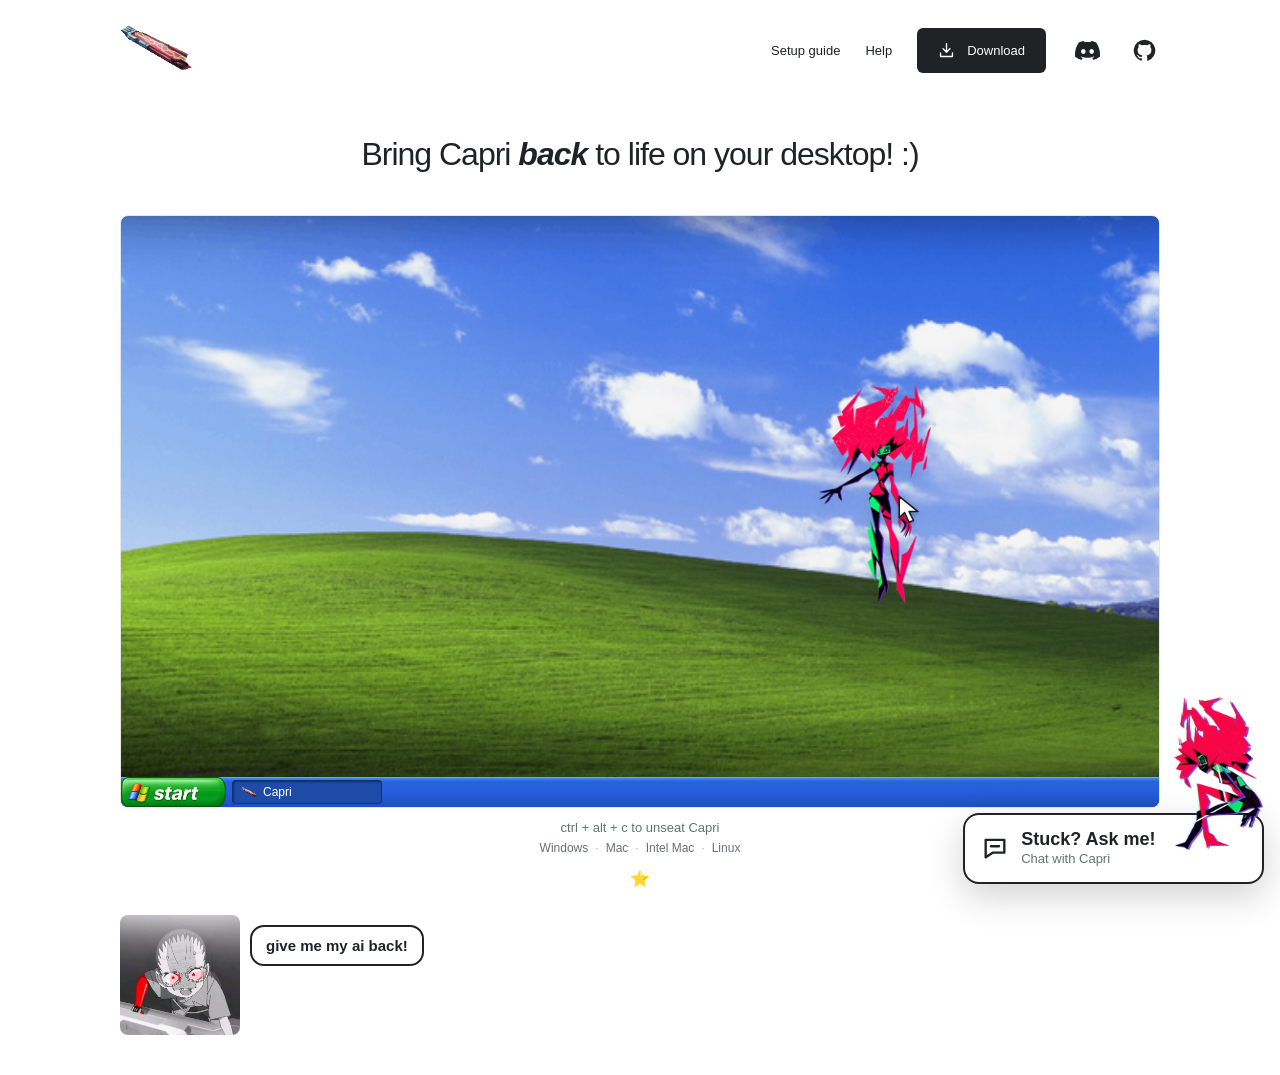
<file: index.html>
<!doctype html>
<html lang="en">
<head>
  <meta charset="UTF-8">
  <meta name="viewport" content="width=device-width, initial-scale=1">
  <meta name="theme-color" content="#ffffff">
  <meta name="description" content="Bring Capri back to life on your desktop! :)">
  <title>Capri</title>
  <link rel="icon" type="image/x-icon" href="assets/chip.ico">
  <link rel="stylesheet" href="style.css?v=0.7.4">
  <script src="app.js" defer></script>
  <script src="helper.js?v=0.7.4" defer></script>
</head>
<body>
  <div class="page">
    <header class="header">
      <img class="chip" src="assets/chip.png" alt="Capri's chip" width="72" height="50">
      <div class="links">
        <span class="text-links"><a class="guide-link" href="setup/" aria-label="Setup guide"><span class="guide-long">Setup guide</span><span class="guide-short">Guide</span></a><a class="guide-link" href="help/">Help</a></span>
        <a id="install" class="download" href="https://github.com/yerocsin42/capri-desktop/releases/download/v0.7.4/Capri-Setup.exe" data-api="https://capri-reactions.yerocsin42.workers.dev/download"><svg viewBox="0 0 20 20" aria-hidden="true"><path d="M10 2v10m-4-4 4 4 4-4M3 13v4h14v-4"/></svg><span>Download</span><span class="download-count"></span></a>
        <a class="discord" href="https://discord.gg/F4fDHfGtFk" target="_blank" rel="noopener noreferrer" aria-label="Discord"><svg viewBox="0 0 24 24" aria-hidden="true"><path d="M20.317 4.3698a19.7913 19.7913 0 00-4.8851-1.5152.0741.0741 0 00-.0785.0371c-.211.3753-.4447.8648-.6083 1.2495-1.8447-.2762-3.68-.2762-5.4868 0-.1636-.3933-.4058-.8742-.6177-1.2495a.077.077 0 00-.0785-.037 19.7363 19.7363 0 00-4.8852 1.515.0699.0699 0 00-.0321.0277C.5334 9.0458-.319 13.5799.0992 18.0578a.0824.0824 0 00.0312.0561c2.0528 1.5076 4.0413 2.4228 5.9929 3.0294a.0777.0777 0 00.0842-.0276c.4616-.6304.8731-1.2952 1.226-1.9942a.076.076 0 00-.0416-.1057c-.6528-.2476-1.2743-.5495-1.8722-.8923a.077.077 0 01-.0076-.1277c.1258-.0943.2517-.1923.3718-.2914a.0743.0743 0 01.0776-.0105c3.9278 1.7933 8.18 1.7933 12.0614 0a.0739.0739 0 01.0785.0095c.1202.099.246.1981.3728.2924a.077.077 0 01-.0066.1276 12.2986 12.2986 0 01-1.873.8914.0766.0766 0 00-.0407.1067c.3604.698.7719 1.3628 1.225 1.9932a.076.076 0 00.0842.0286c1.961-.6067 3.9495-1.5219 6.0023-3.0294a.077.077 0 00.0313-.0552c.5004-5.177-.8382-9.6739-3.5485-13.6604a.061.061 0 00-.0312-.0286zM8.02 15.3312c-1.1825 0-2.1569-1.0857-2.1569-2.419 0-1.3332.9555-2.4189 2.157-2.4189 1.2108 0 2.1757 1.0952 2.1568 2.419 0 1.3332-.9555 2.4189-2.1569 2.4189zm7.9748 0c-1.1825 0-2.1569-1.0857-2.1569-2.419 0-1.3332.9554-2.4189 2.1569-2.4189 1.2108 0 2.1757 1.0952 2.1568 2.419 0 1.3332-.946 2.4189-2.1568 2.4189Z"/></svg></a>
        <a class="github" href="https://github.com/yerocsin42/capri-desktop" target="_blank" rel="noopener noreferrer" aria-label="GitHub"><svg viewBox="0 0 24 24" aria-hidden="true"><path d="M12 .75a11.25 11.25 0 0 0-3.56 21.92c.56.1.77-.24.77-.54v-2.1c-3.13.68-3.79-1.33-3.79-1.33-.51-1.3-1.25-1.65-1.25-1.65-1.02-.7.08-.69.08-.69 1.13.08 1.72 1.16 1.72 1.16 1 1.72 2.62 1.22 3.26.93.1-.73.39-1.22.71-1.5-2.5-.29-5.13-1.25-5.13-5.57 0-1.23.44-2.23 1.16-3.02-.12-.28-.5-1.43.11-2.98 0 0 .95-.3 3.1 1.15a10.83 10.83 0 0 1 5.64 0c2.15-1.45 3.1-1.15 3.1-1.15.61 1.55.23 2.7.11 2.98.72.79 1.16 1.79 1.16 3.02 0 4.33-2.64 5.28-5.15 5.56.4.35.76 1.03.76 2.08v3.11c0 .3.2.65.78.54A11.25 11.25 0 0 0 12 .75Z"/></svg></a>
      </div>
    </header>
    <main>
      <h1>Bring Capri <em>back</em> to life on your desktop! :)</h1>
      <div id="demo" class="demo" tabindex="-1" role="region" aria-label="Interactive browser demonstration of Capri">
        <button id="demo-capri" class="demo-capri" aria-label="Capri. Drag to move, click to react, or use arrow keys and Enter."><span class="sprite"></span></button>
        <div id="taskbar" class="taskbar"><span class="xp-start" aria-hidden="true"></span><button id="demo-restore" class="xp-app" type="button" aria-label="Bring Capri back"><img src="assets/chip.png" alt="" width="16" height="11">Capri</button></div>
        <div id="talk-pill" class="talk-pill" hidden>
          <button id="talk-type" type="button" aria-label="Type to Capri"><svg viewBox="0 0 24 24" aria-hidden="true"><g transform="rotate(-45 12 12)"><rect x="4" y="9.5" width="12" height="5" rx="1.2"/><path d="M16.6 9.5 21 12l-4.4 2.5Z"/><path class="gap" d="M7.2 9v6M16 9v6"/></g></svg></button>
          <span aria-hidden="true"></span>
          <button id="talk-voice" type="button" aria-label="Talk to Capri out loud"><svg viewBox="0 0 24 24" aria-hidden="true"><path d="M4.8 9.5v5M8.4 7v10M12 5v14M15.6 7.5v9M19.2 10v4"/></svg></button>
        </div>
        <div id="talk-box" class="talk-box" hidden aria-hidden="true"><svg class="talk-frame"></svg><p class="talk-heard"></p><p class="talk-reply"><span class="talk-name">CAPRI:</span> <span class="talk-words"></span><span class="talk-caret"></span></p></div>
        <form id="talk-typer" class="talk-typer" hidden><svg class="talk-frame" aria-hidden="true"></svg><label for="talk-input">&gt; you:</label><input id="talk-input" type="text" maxlength="240" autocomplete="off" spellcheck="false" enterkeyhint="send"></form>
        <div id="player-cursor" class="player-cursor" aria-hidden="true"><svg viewBox="0 0 28 34"><path d="M3 2v24l6-6 5 11 5-2-5-10h10L3 2Z"/></svg></div>
        <span id="demo-status" class="sr-only" role="status"></span>
      </div>
      <p class="hint">ctrl + alt + c to unseat Capri</p>
      <p class="systems"><a data-os="windows" href="https://github.com/yerocsin42/capri-desktop/releases/download/v0.7.4/Capri-Setup.exe">Windows</a><a data-os="mac" href="https://github.com/yerocsin42/capri-desktop/releases/download/v0.7.4/Capri-mac-apple-silicon.zip">Mac</a><a data-os="intel" href="https://github.com/yerocsin42/capri-desktop/releases/download/v0.7.4/Capri-mac-intel.zip">Intel Mac</a><a data-os="linux" href="https://github.com/yerocsin42/capri-desktop/releases/download/v0.7.4/Capri-linux-x64.tar.gz">Linux</a></p>
      <button id="star" class="star" type="button" data-api="https://capri-reactions.yerocsin42.workers.dev/star" aria-pressed="false">⭐<span></span></button>
    </main>
    <aside class="kyoko"><p class="bubble">give me my ai back!</p><img src="assets/kyoko.png" alt="Kyoko shouting" width="479" height="640"></aside>
    <aside id="changelog" class="changelog" aria-label="Latest changes" hidden><p class="changelog-head">CHANGELOG</p><div class="changelog-window"><ol class="changelog-track"></ol></div></aside>
  </div>
  <dialog id="heads-up" class="heads-up" aria-label="Before you install">
    <div>
      <p data-os="windows">This is a new app, so it's not 'signed' yet, Windows may warn you, and VirusTotal may freak out 😭. The code’s all open source, so you can check it yourself if you're worried: <a href="https://github.com/yerocsin42/capri-desktop" target="_blank" rel="noopener noreferrer">github.com/yerocsin42/capri-desktop</a>. If you see “Windows protected your PC”, click More info, then Run anyway. :) Need help after that? See the <a href="setup/">setup guide</a> or ask in the <a href="https://discord.gg/F4fDHfGtFk" target="_blank" rel="noopener noreferrer">Discord</a>.</p>
      <p data-os="mac" hidden>Mac is an early preview: she sits on your windows and chats, but there's no voice or Mainframe yet. Apple hasn't approved her yet, so macOS blocks her the first time. Unzip her, drag Capri into Applications, then open Terminal and run <code>xattr -dr com.apple.quarantine /Applications/Capri.app</code> once. That only clears the downloaded-from-the-internet flag on Capri. Her brain runs on <a href="https://ollama.com" target="_blank" rel="noopener noreferrer">Ollama</a>: install it, then run <code>ollama pull gemma4:e4b</code>. Needs macOS 15 or newer. Stuck? Ask in the <a href="https://discord.gg/F4fDHfGtFk" target="_blank" rel="noopener noreferrer">Discord</a>.</p>
      <p data-os="linux" hidden>Linux is an early preview: she sits on your windows and chats, but there's no voice or Mainframe yet. Unpack it and run <code>Capri/Capri</code>. Her brain runs on <a href="https://ollama.com" target="_blank" rel="noopener noreferrer">Ollama</a>: install it, then run <code>ollama pull gemma4:e4b</code>. She sits on windows on X11; on Wayland she sits on the bottom of your screen. Stuck? Ask in the <a href="https://discord.gg/F4fDHfGtFk" target="_blank" rel="noopener noreferrer">Discord</a>.</p>
      <form method="dialog"><button type="submit" autofocus>OK</button></form>
    </div>
  </dialog>
</body>
</html>
</file>
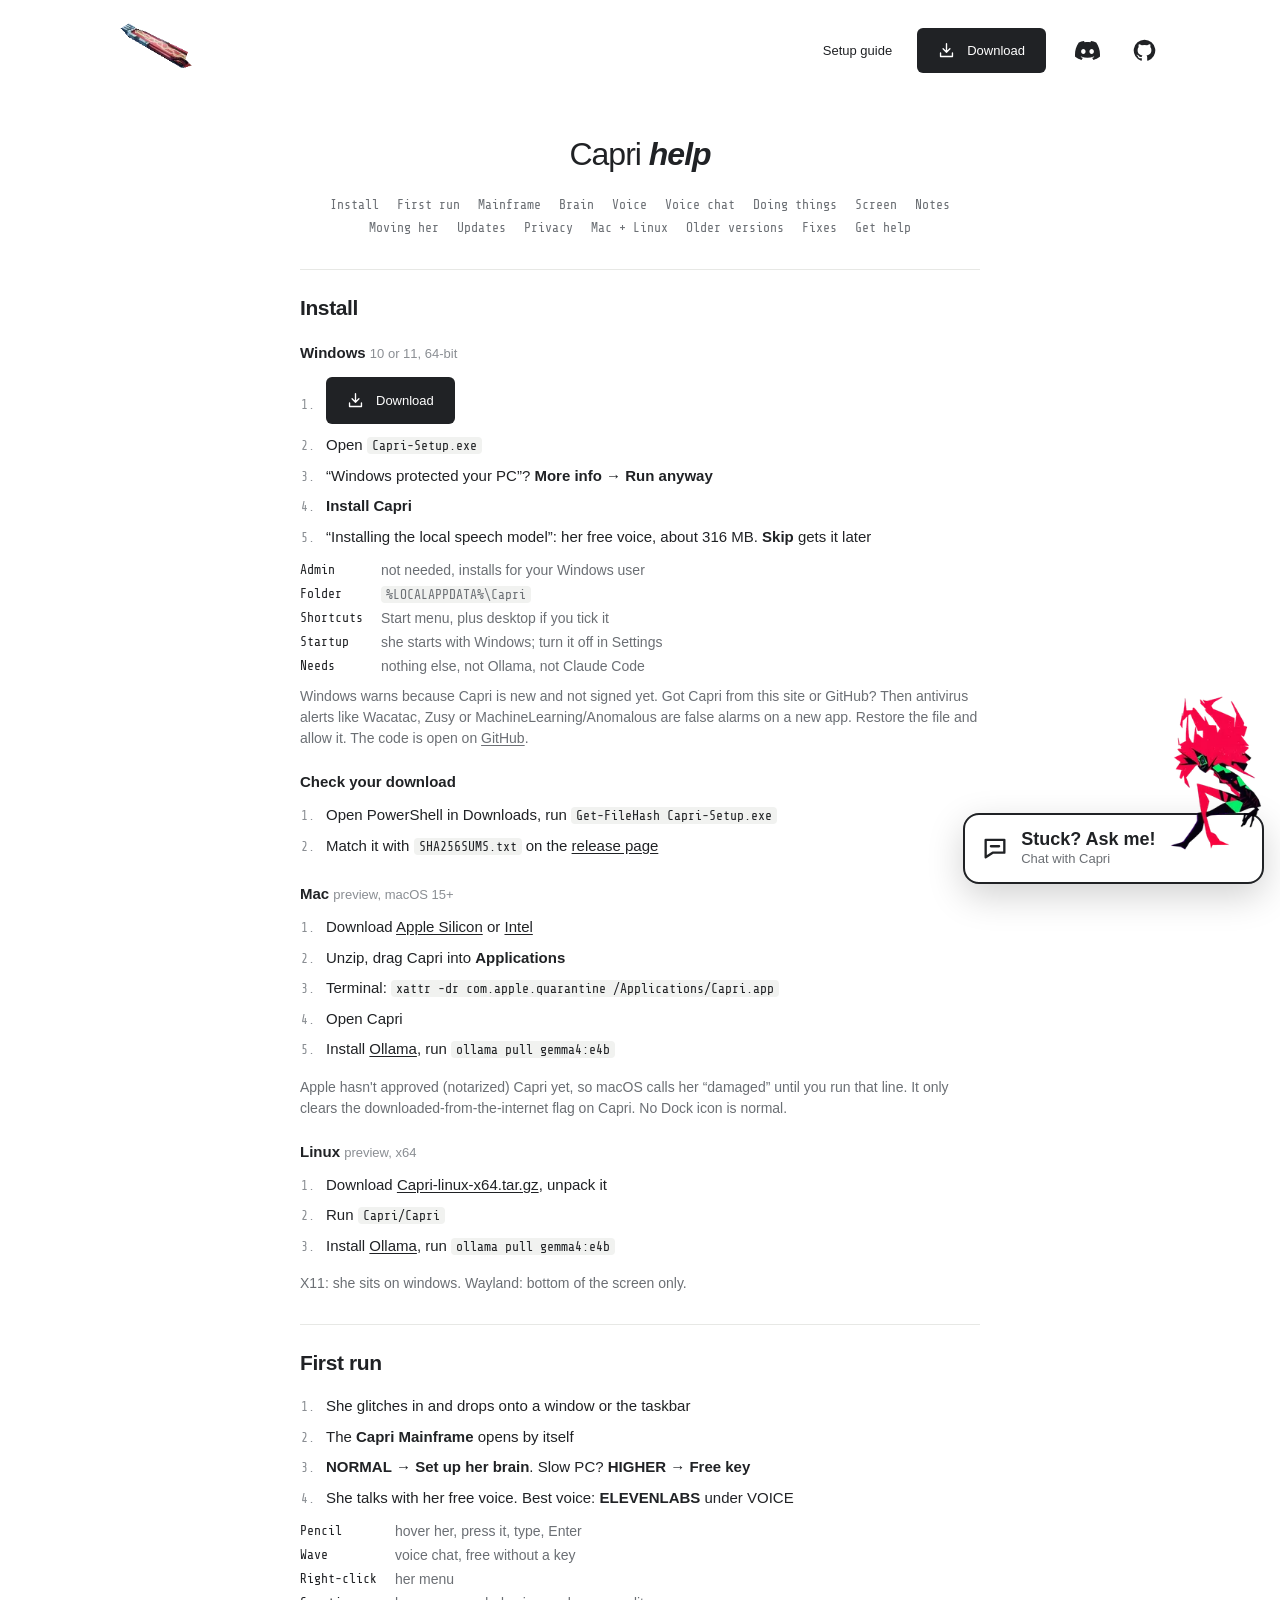
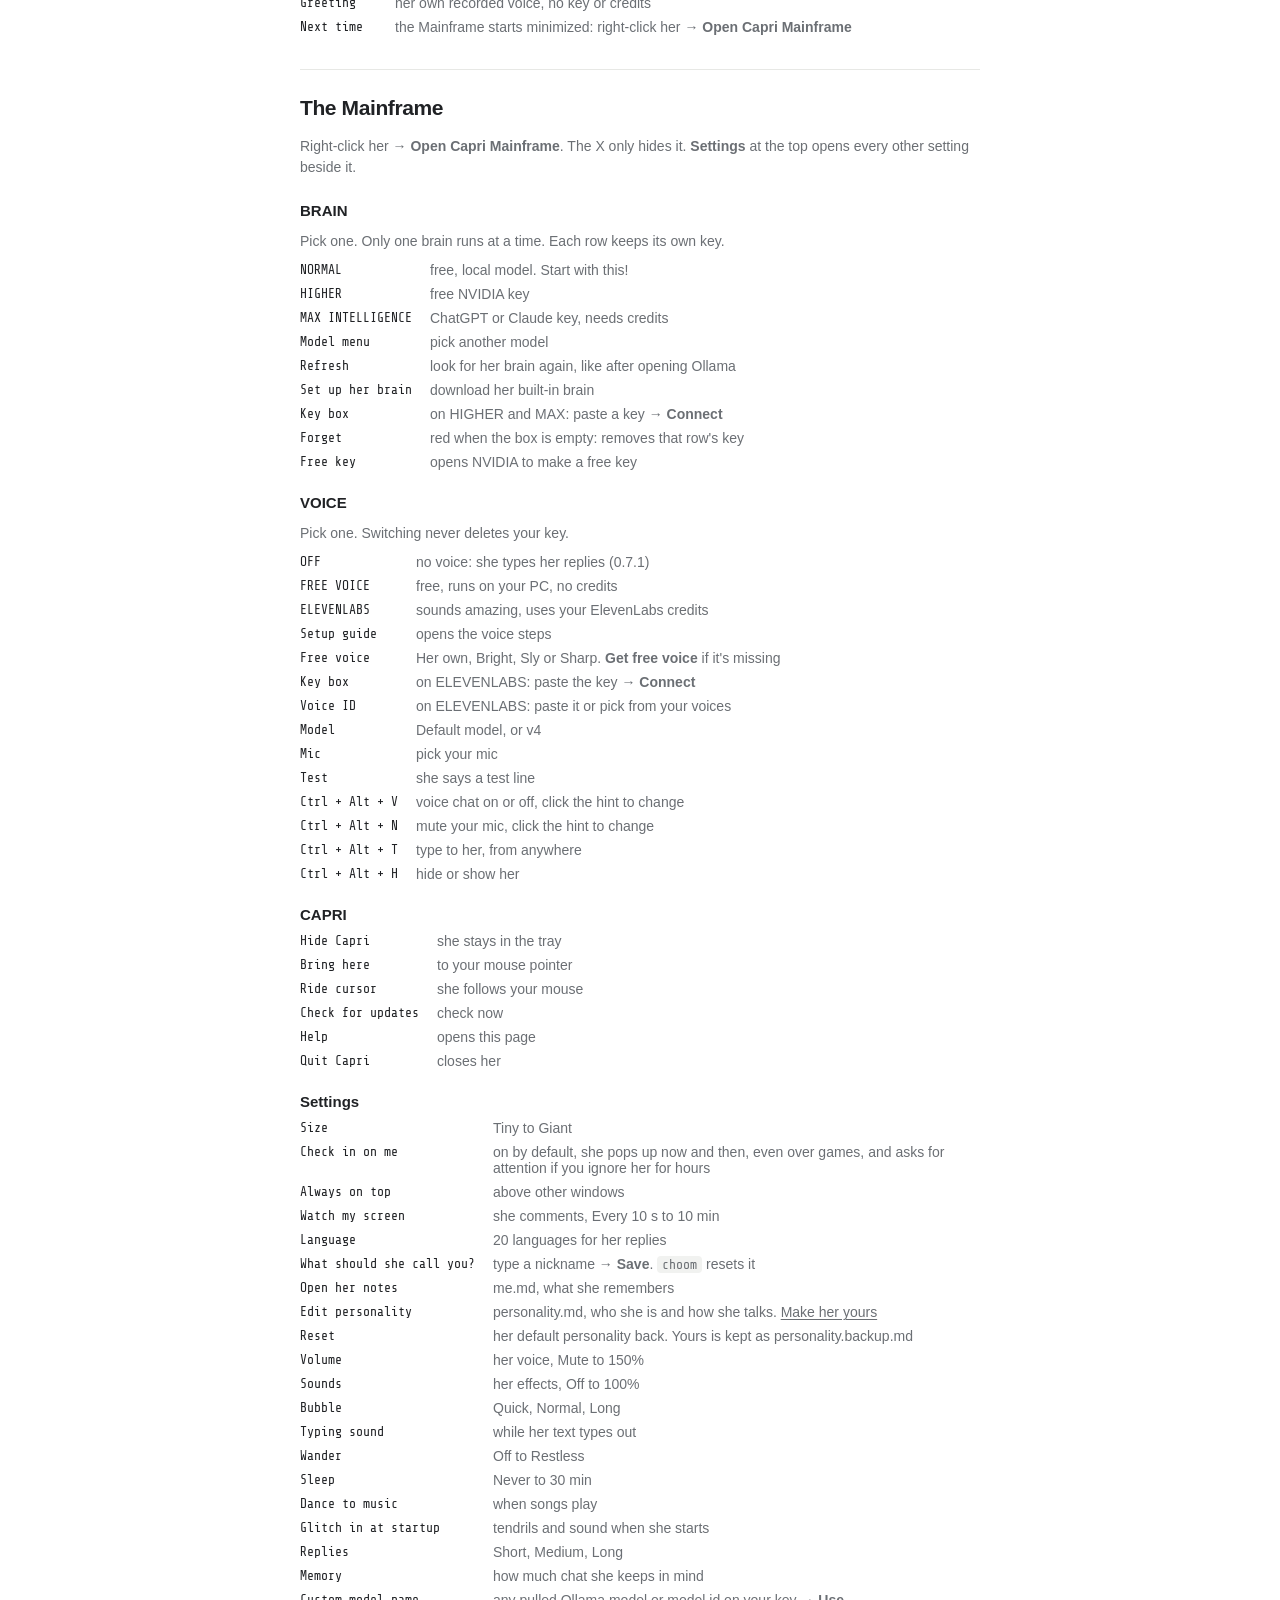
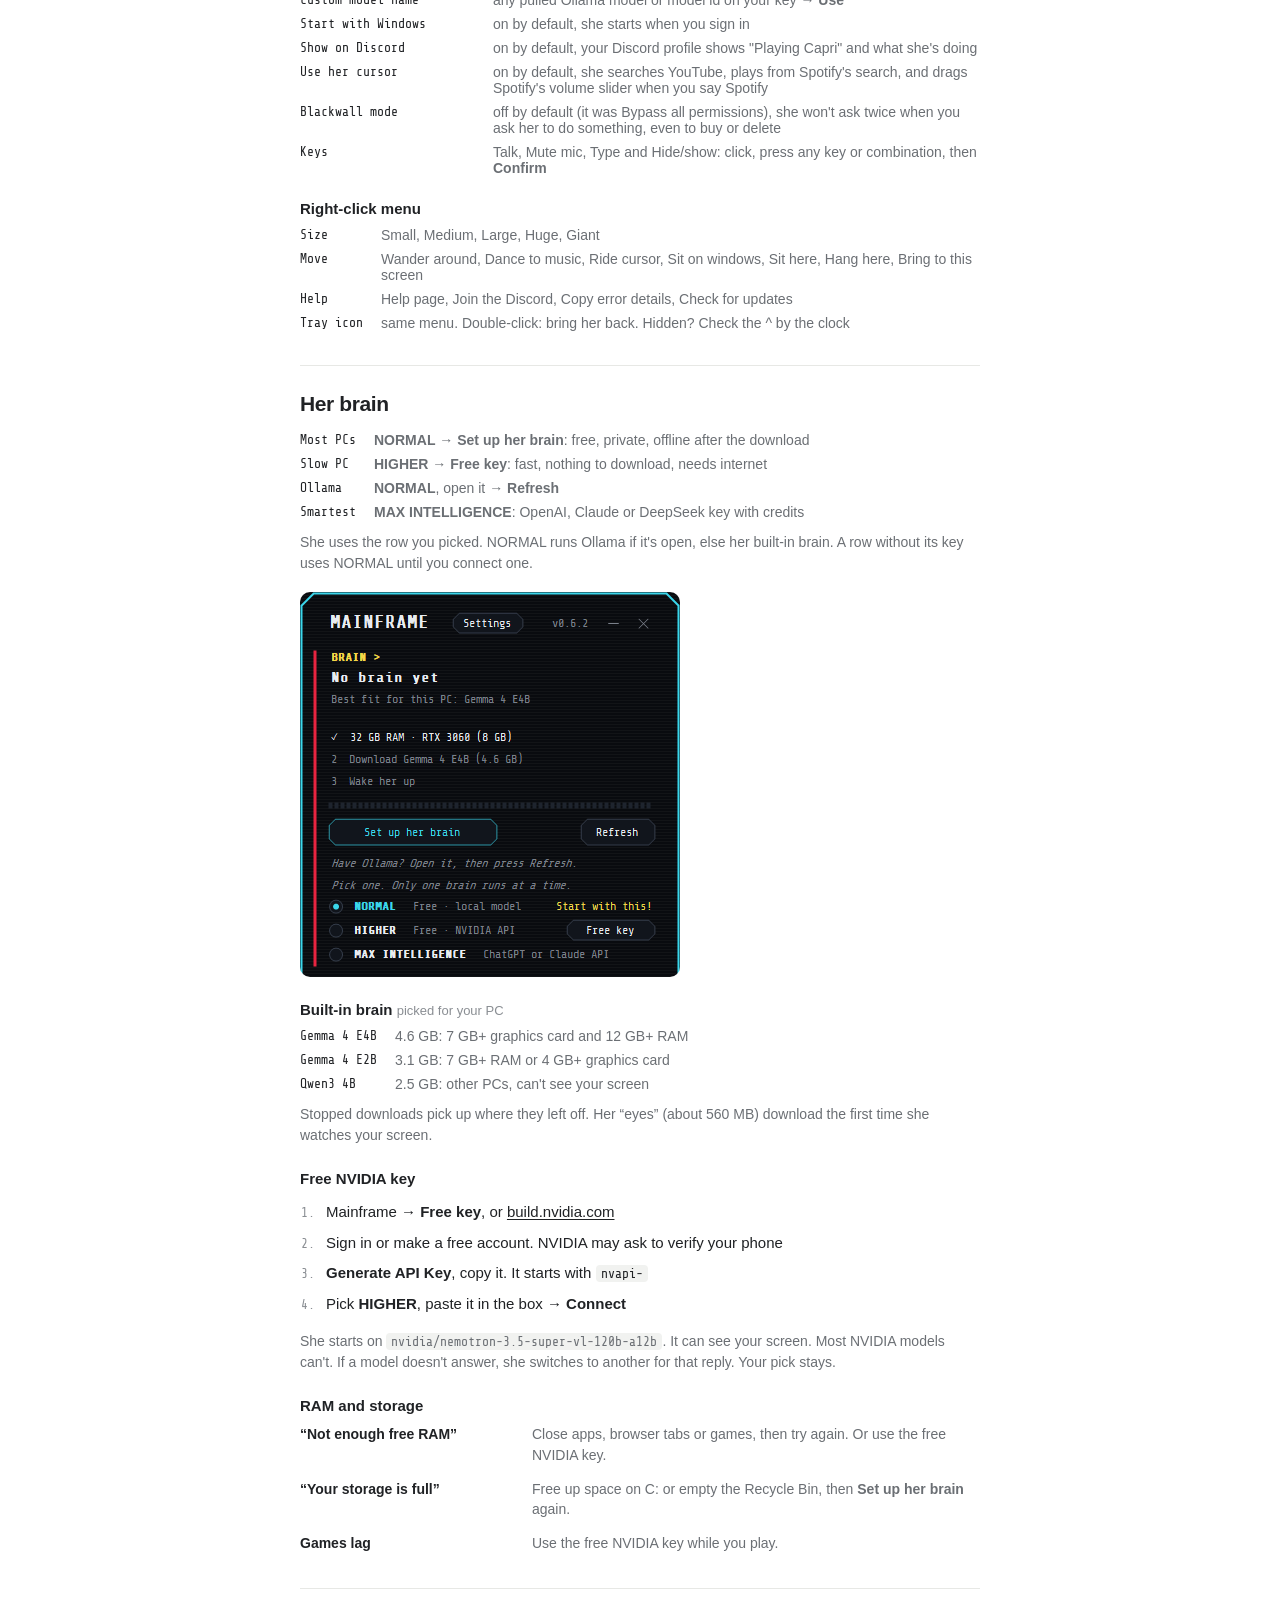
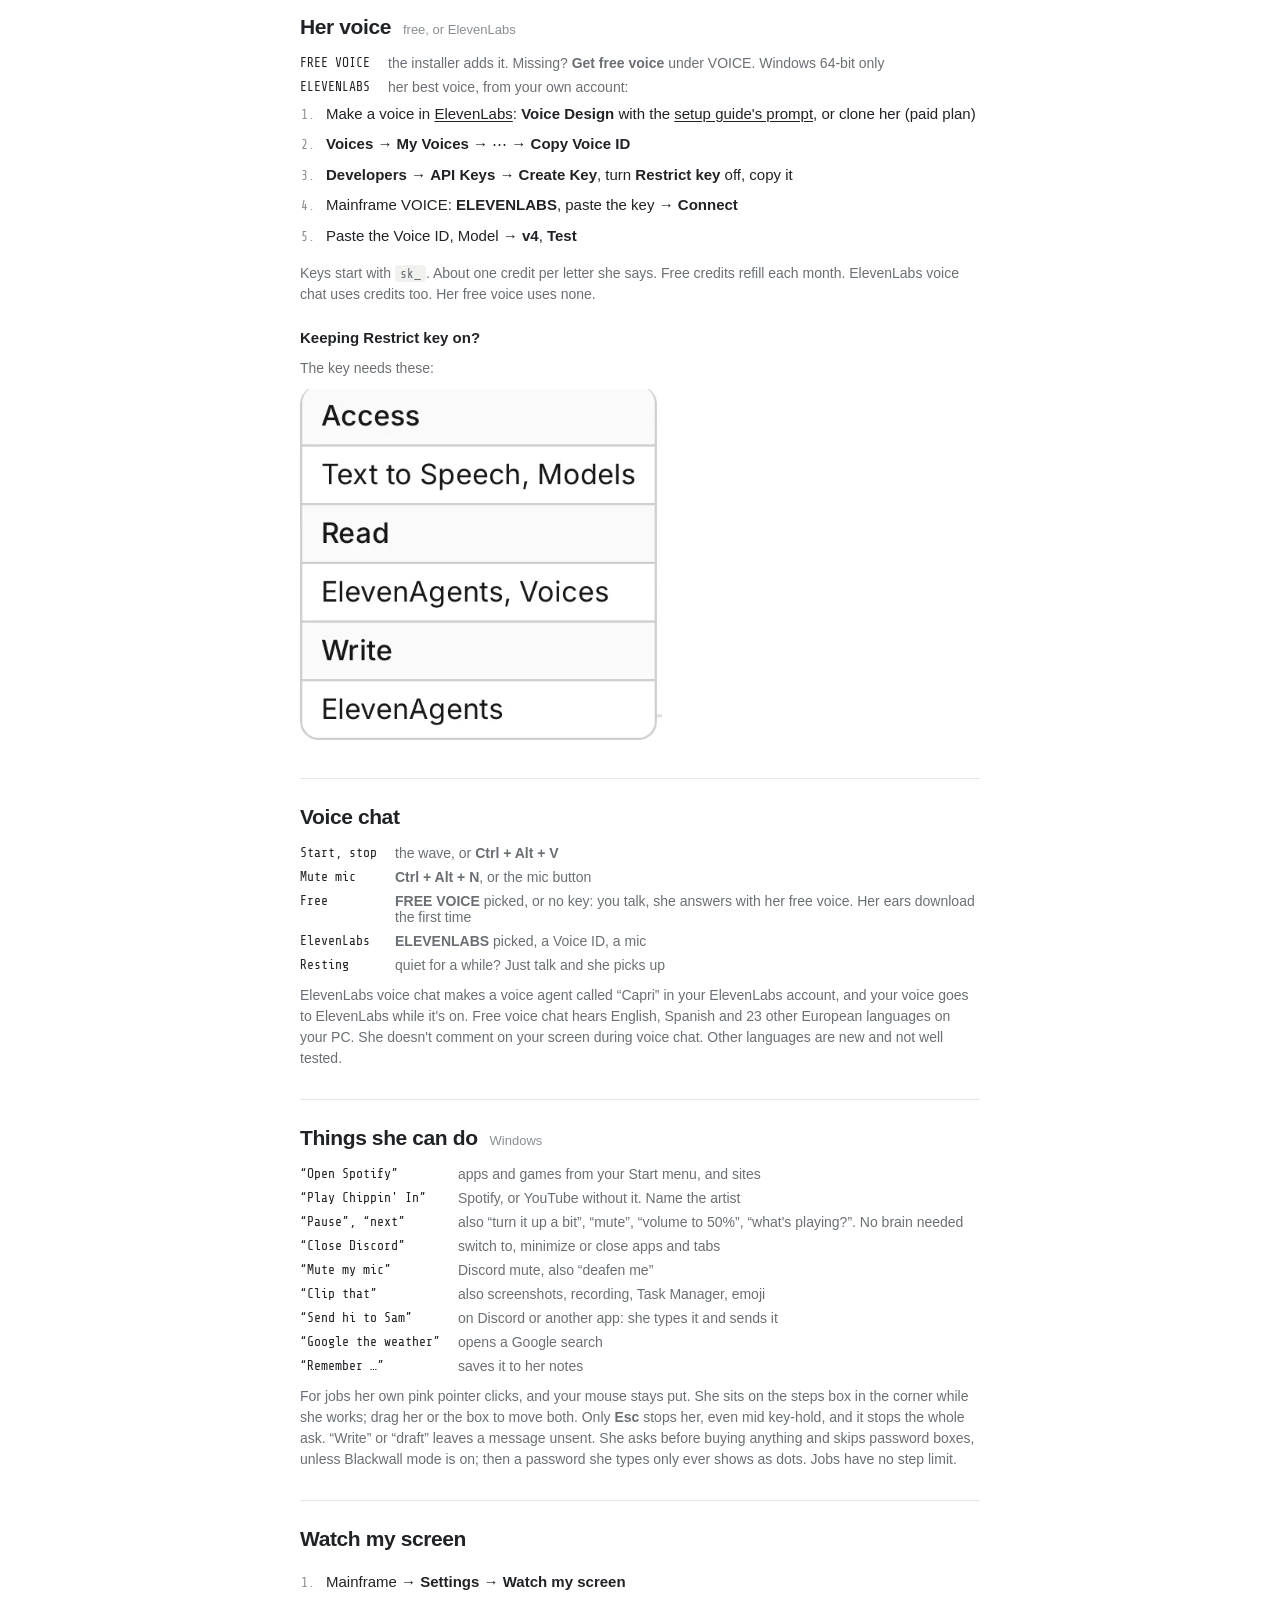
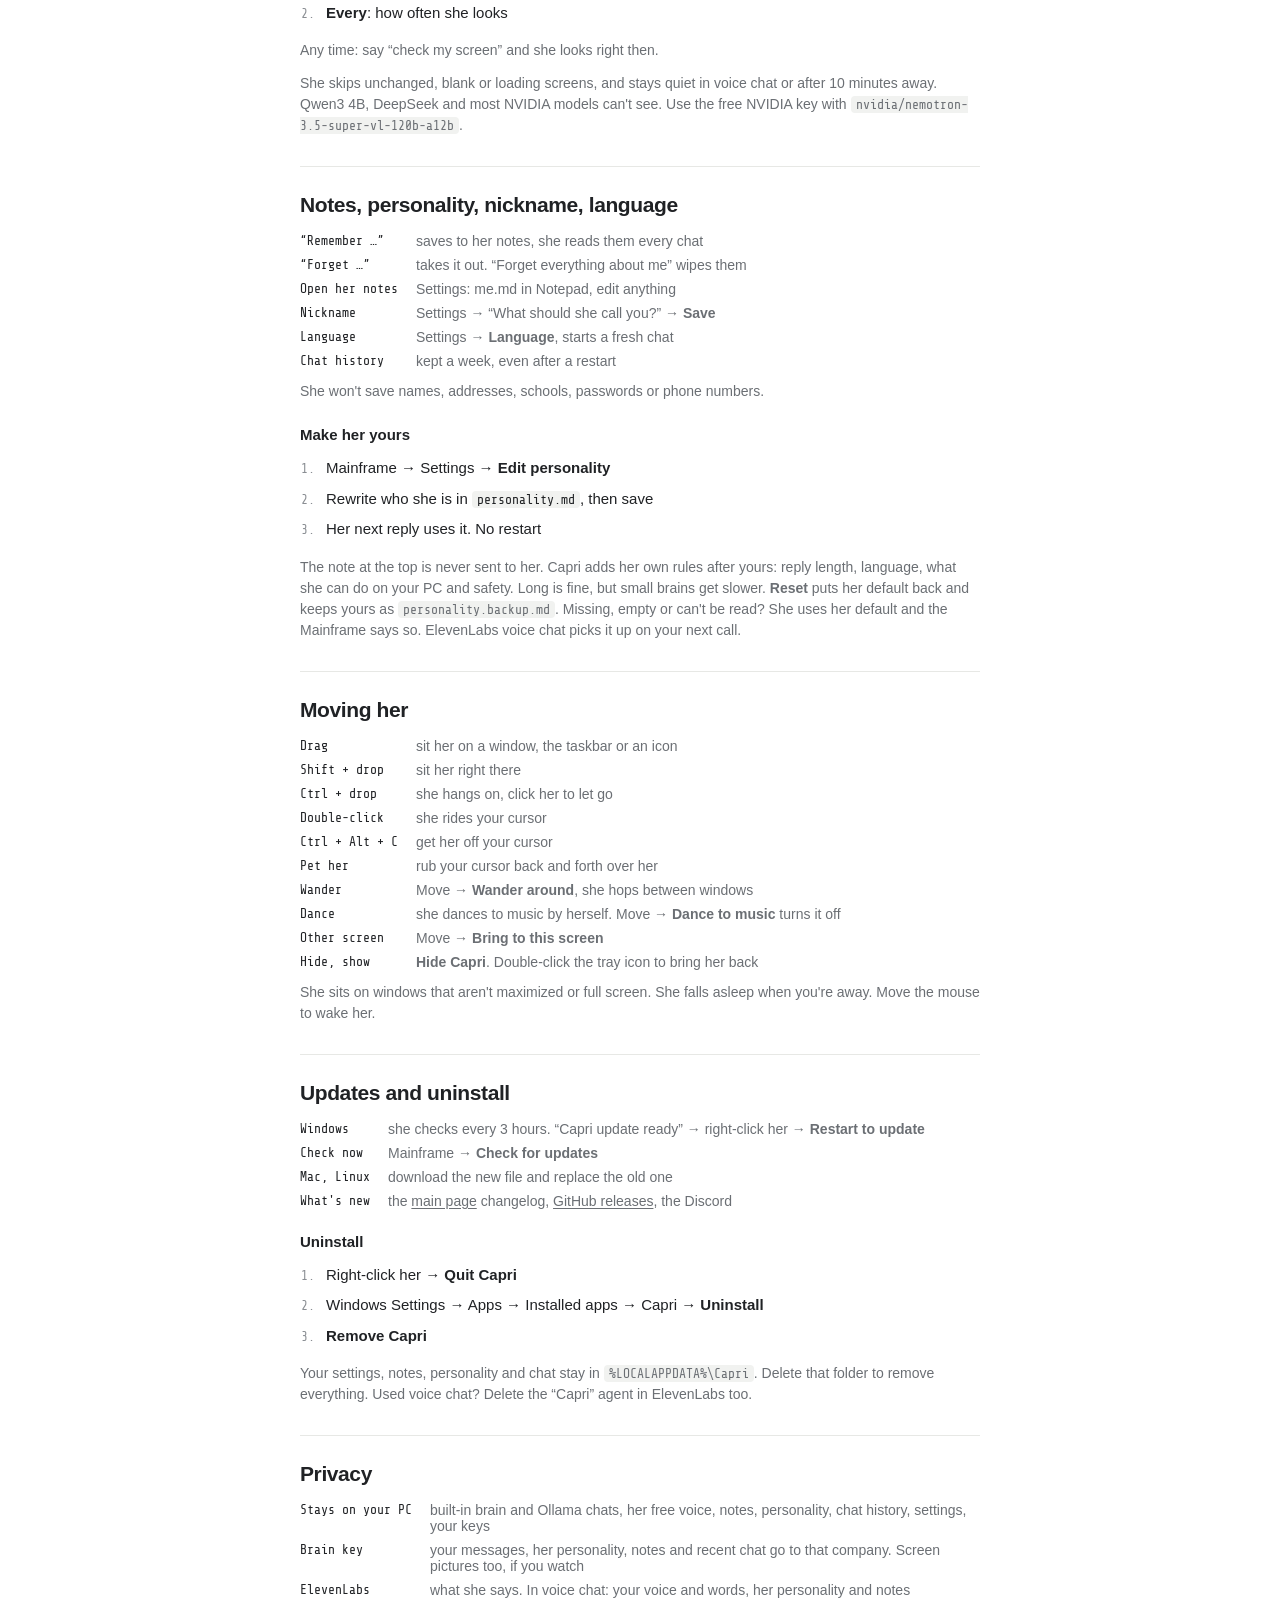
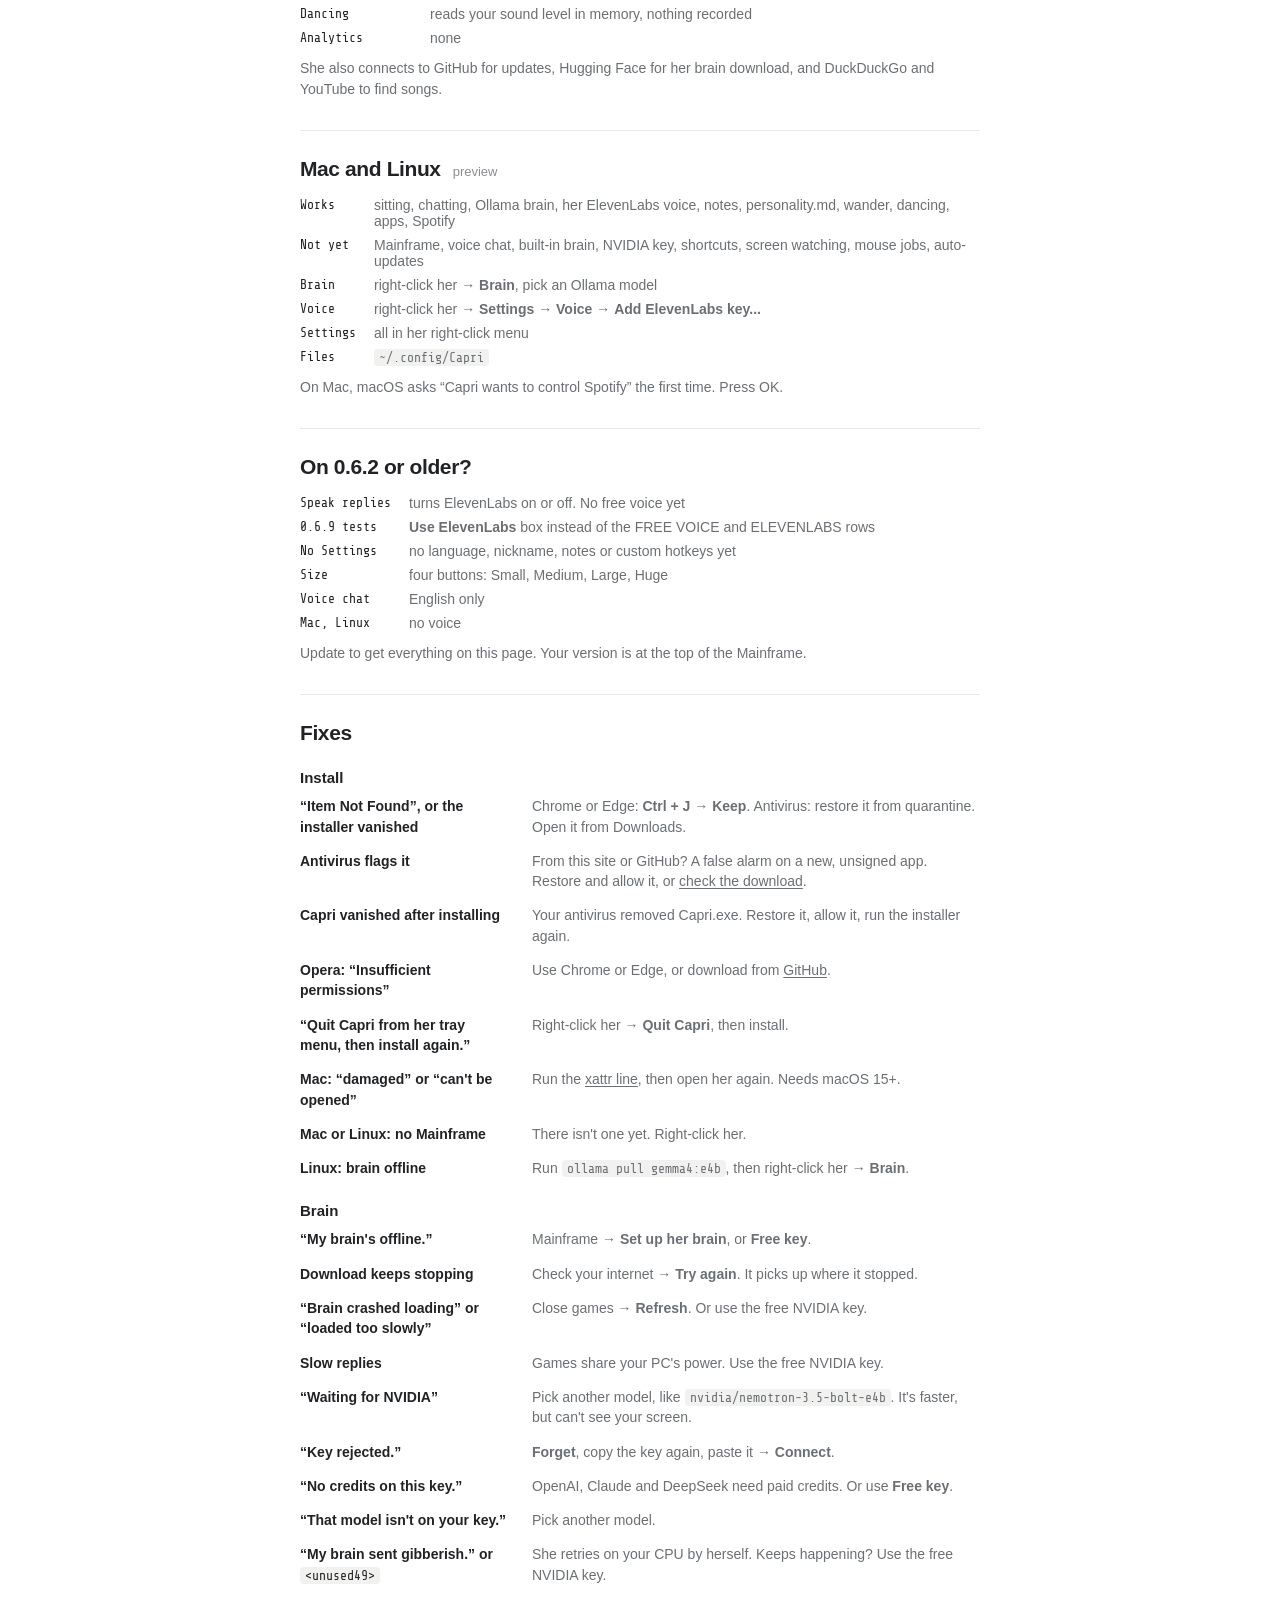
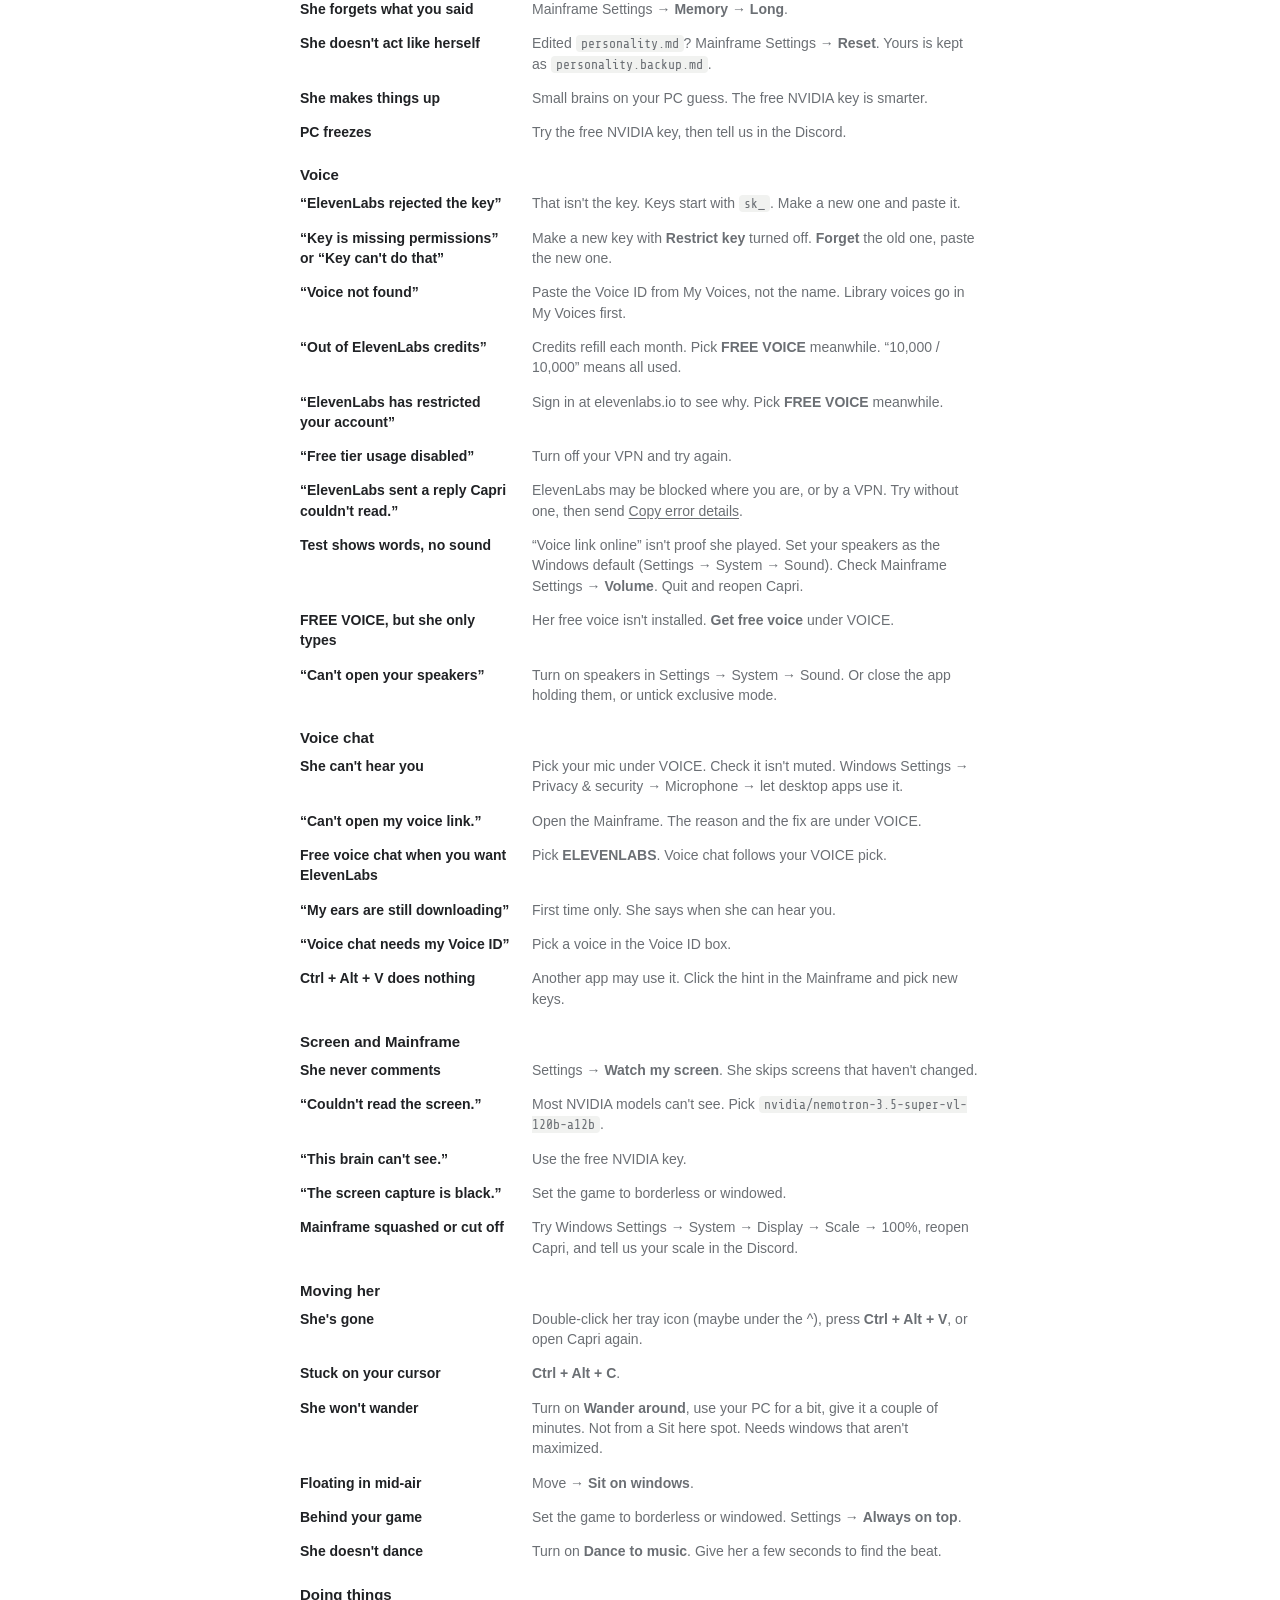
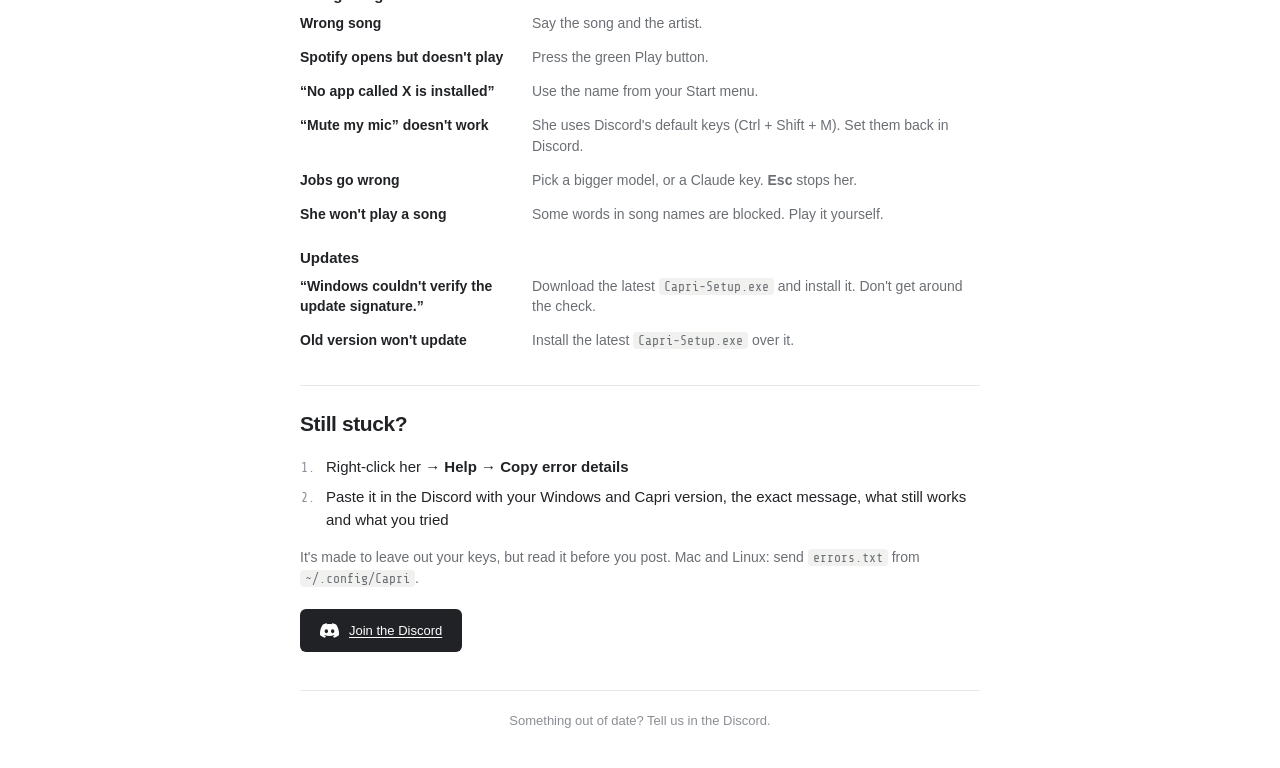
<file: help/index.html>
<!doctype html>
<html lang="en">
<head>
  <meta charset="UTF-8">
  <meta name="viewport" content="width=device-width, initial-scale=1">
  <meta name="theme-color" content="#ffffff">
  <meta name="description" content="Capri help: install, the Mainframe, her brain, her voice, voice chat, settings and fixes.">
  <title>Capri help</title>
  <link rel="icon" type="image/x-icon" href="../assets/chip.ico">
  <link rel="stylesheet" href="../style.css?v=0.7.4">
  <script src="../guide.js" defer></script>
  <script src="../helper.js?v=0.7.4" defer></script>
</head>
<body>
  <div class="page">
    <header class="header">
      <a href="../" aria-label="Capri home"><img class="chip" src="../assets/chip.png" alt="Capri's chip" width="72" height="50"></a>
      <div class="links">
        <a class="guide-link" href="../setup/" aria-label="Setup guide"><span class="guide-long">Setup guide</span><span class="guide-short">Guide</span></a>
        <a class="download" href="https://github.com/yerocsin42/capri-desktop/releases/download/v0.7.4/Capri-Setup.exe" data-api="https://capri-reactions.yerocsin42.workers.dev/download"><svg viewBox="0 0 20 20" aria-hidden="true"><path d="M10 2v10m-4-4 4 4 4-4M3 13v4h14v-4"/></svg><span>Download</span></a>
        <a class="discord" href="https://discord.gg/F4fDHfGtFk" target="_blank" rel="noopener noreferrer" aria-label="Discord"><svg viewBox="0 0 24 24" aria-hidden="true"><path id="discord-mark" d="M20.317 4.3698a19.7913 19.7913 0 00-4.8851-1.5152.0741.0741 0 00-.0785.0371c-.211.3753-.4447.8648-.6083 1.2495-1.8447-.2762-3.68-.2762-5.4868 0-.1636-.3933-.4058-.8742-.6177-1.2495a.077.077 0 00-.0785-.037 19.7363 19.7363 0 00-4.8852 1.515.0699.0699 0 00-.0321.0277C.5334 9.0458-.319 13.5799.0992 18.0578a.0824.0824 0 00.0312.0561c2.0528 1.5076 4.0413 2.4228 5.9929 3.0294a.0777.0777 0 00.0842-.0276c.4616-.6304.8731-1.2952 1.226-1.9942a.076.076 0 00-.0416-.1057c-.6528-.2476-1.2743-.5495-1.8722-.8923a.077.077 0 01-.0076-.1277c.1258-.0943.2517-.1923.3718-.2914a.0743.0743 0 01.0776-.0105c3.9278 1.7933 8.18 1.7933 12.0614 0a.0739.0739 0 01.0785.0095c.1202.099.246.1981.3728.2924a.077.077 0 01-.0066.1276 12.2986 12.2986 0 01-1.873.8914.0766.0766 0 00-.0407.1067c.3604.698.7719 1.3628 1.225 1.9932a.076.076 0 00.0842.0286c1.961-.6067 3.9495-1.5219 6.0023-3.0294a.077.077 0 00.0313-.0552c.5004-5.177-.8382-9.6739-3.5485-13.6604a.061.061 0 00-.0312-.0286zM8.02 15.3312c-1.1825 0-2.1569-1.0857-2.1569-2.419 0-1.3332.9555-2.4189 2.157-2.4189 1.2108 0 2.1757 1.0952 2.1568 2.419 0 1.3332-.9555 2.4189-2.1569 2.4189zm7.9748 0c-1.1825 0-2.1569-1.0857-2.1569-2.419 0-1.3332.9554-2.4189 2.1569-2.4189 1.2108 0 2.1757 1.0952 2.1568 2.419 0 1.3332-.946 2.4189-2.1568 2.4189Z"/></svg></a>
        <a class="github" href="https://github.com/yerocsin42/capri-desktop" target="_blank" rel="noopener noreferrer" aria-label="GitHub"><svg viewBox="0 0 24 24" aria-hidden="true"><path d="M12 .75a11.25 11.25 0 0 0-3.56 21.92c.56.1.77-.24.77-.54v-2.1c-3.13.68-3.79-1.33-3.79-1.33-.51-1.3-1.25-1.65-1.25-1.65-1.02-.7.08-.69.08-.69 1.13.08 1.72 1.16 1.72 1.16 1 1.72 2.62 1.22 3.26.93.1-.73.39-1.22.71-1.5-2.5-.29-5.13-1.25-5.13-5.57 0-1.23.44-2.23 1.16-3.02-.12-.28-.5-1.43.11-2.98 0 0 .95-.3 3.1 1.15a10.83 10.83 0 0 1 5.64 0c2.15-1.45 3.1-1.15 3.1-1.15.61 1.55.23 2.7.11 2.98.72.79 1.16 1.79 1.16 3.02 0 4.33-2.64 5.28-5.15 5.56.4.35.76 1.03.76 2.08v3.11c0 .3.2.65.78.54A11.25 11.25 0 0 0 12 .75Z"/></svg></a>
      </div>
    </header>
    <main class="guide help">
      <h1>Capri <em>help</em></h1>
      <nav class="guide-jump" aria-label="Topics"><a href="#install">Install</a><a href="#first-run">First run</a><a href="#mainframe">Mainframe</a><a href="#brain">Brain</a><a href="#voice">Voice</a><a href="#voice-chat">Voice chat</a><a href="#do">Doing things</a><a href="#screen">Screen</a><a href="#notes">Notes</a><a href="#moving">Moving her</a><a href="#updates">Updates</a><a href="#privacy">Privacy</a><a href="#mac-linux">Mac + Linux</a><a href="#older">Older versions</a><a href="#fixes">Fixes</a><a href="#get-help">Get help</a></nav>

      <section id="install" class="step">
        <h2>Install</h2>
        <h3>Windows <small>10 or 11, 64-bit</small></h3>
        <ol class="moves">
          <li><a class="download inline" href="https://github.com/yerocsin42/capri-desktop/releases/download/v0.7.4/Capri-Setup.exe" data-api="https://capri-reactions.yerocsin42.workers.dev/download"><svg viewBox="0 0 20 20" aria-hidden="true"><path d="M10 2v10m-4-4 4 4 4-4M3 13v4h14v-4"/></svg><span>Download</span></a></li>
          <li>Open <code>Capri-Setup.exe</code></li>
          <li>“Windows protected your PC”? <b>More info</b> → <b>Run anyway</b></li>
          <li><b>Install Capri</b></li>
          <li>“Installing the local speech model”: her free voice, about 316 MB. <b>Skip</b> gets it later</li>
        </ol>
        <dl class="keys">
          <dt>Admin</dt><dd>not needed, installs for your Windows user</dd>
          <dt>Folder</dt><dd><code>%LOCALAPPDATA%\Capri</code></dd>
          <dt>Shortcuts</dt><dd>Start menu, plus desktop if you tick it</dd>
          <dt>Startup</dt><dd>she starts with Windows; turn it off in Settings</dd>
          <dt>Needs</dt><dd>nothing else, not Ollama, not Claude Code</dd>
        </dl>
        <p class="note">Windows warns because Capri is new and not signed yet. Got Capri from this site or GitHub? Then antivirus alerts like Wacatac, Zusy or MachineLearning/Anomalous are false alarms on a new app. Restore the file and allow it. The code is open on <a href="https://github.com/yerocsin42/capri-desktop" target="_blank" rel="noopener noreferrer">GitHub</a>.</p>

        <h3 id="checksum">Check your download</h3>
        <ol class="moves">
          <li>Open PowerShell in Downloads, run <code>Get-FileHash Capri-Setup.exe</code></li>
          <li>Match it with <code>SHA256SUMS.txt</code> on the <a href="https://github.com/yerocsin42/capri-desktop/releases/latest" target="_blank" rel="noopener noreferrer">release page</a></li>
        </ol>

        <h3 id="mac">Mac <small>preview, macOS 15+</small></h3>
        <ol class="moves">
          <li>Download <a href="https://github.com/yerocsin42/capri-desktop/releases/latest/download/Capri-mac-apple-silicon.zip">Apple Silicon</a> or <a href="https://github.com/yerocsin42/capri-desktop/releases/latest/download/Capri-mac-intel.zip">Intel</a></li>
          <li>Unzip, drag Capri into <b>Applications</b></li>
          <li>Terminal: <code>xattr -dr com.apple.quarantine /Applications/Capri.app</code></li>
          <li>Open Capri</li>
          <li>Install <a href="https://ollama.com" target="_blank" rel="noopener noreferrer">Ollama</a>, run <code>ollama pull gemma4:e4b</code></li>
        </ol>
        <p class="note">Apple hasn't approved (notarized) Capri yet, so macOS calls her “damaged” until you run that line. It only clears the downloaded-from-the-internet flag on Capri. No Dock icon is normal.</p>

        <h3 id="linux">Linux <small>preview, x64</small></h3>
        <ol class="moves">
          <li>Download <a href="https://github.com/yerocsin42/capri-desktop/releases/latest/download/Capri-linux-x64.tar.gz">Capri-linux-x64.tar.gz</a>, unpack it</li>
          <li>Run <code>Capri/Capri</code></li>
          <li>Install <a href="https://ollama.com" target="_blank" rel="noopener noreferrer">Ollama</a>, run <code>ollama pull gemma4:e4b</code></li>
        </ol>
        <p class="note">X11: she sits on windows. Wayland: bottom of the screen only.</p>
      </section>

      <section id="first-run" class="step">
        <h2>First run</h2>
        <ol class="moves">
          <li>She glitches in and drops onto a window or the taskbar</li>
          <li>The <b>Capri Mainframe</b> opens by itself</li>
          <li><b>NORMAL</b> → <b>Set up her brain</b>. Slow PC? <b>HIGHER</b> → <b>Free key</b></li>
          <li>She talks with her free voice. Best voice: <b>ELEVENLABS</b> under VOICE</li>
        </ol>
        <dl class="keys">
          <dt>Pencil</dt><dd>hover her, press it, type, Enter</dd>
          <dt>Wave</dt><dd>voice chat, free without a key</dd>
          <dt>Right-click</dt><dd>her menu</dd>
          <dt>Greeting</dt><dd>her own recorded voice, no key or credits</dd>
          <dt>Next time</dt><dd>the Mainframe starts minimized: right-click her → <b>Open Capri Mainframe</b></dd>
        </dl>
      </section>

      <section id="mainframe" class="step">
        <h2>The Mainframe</h2>
        <p class="note">Right-click her → <b>Open Capri Mainframe</b>. The X only hides it. <b>Settings</b> at the top opens every other setting beside it.</p>

        <h3>BRAIN</h3>
        <p class="note">Pick one. Only one brain runs at a time. Each row keeps its own key.</p>
        <dl class="keys">
          <dt>NORMAL</dt><dd>free, local model. Start with this!</dd>
          <dt>HIGHER</dt><dd>free NVIDIA key</dd>
          <dt>MAX INTELLIGENCE</dt><dd>ChatGPT or Claude key, needs credits</dd>
          <dt>Model menu</dt><dd>pick another model</dd>
          <dt>Refresh</dt><dd>look for her brain again, like after opening Ollama</dd>
          <dt>Set up her brain</dt><dd>download her built-in brain</dd>
          <dt>Key box</dt><dd>on HIGHER and MAX: paste a key → <b>Connect</b></dd>
          <dt>Forget</dt><dd>red when the box is empty: removes that row's key</dd>
          <dt>Free key</dt><dd>opens NVIDIA to make a free key</dd>
        </dl>

        <h3>VOICE</h3>
        <p class="note">Pick one. Switching never deletes your key.</p>
        <dl class="keys">
          <dt>OFF</dt><dd>no voice: she types her replies (0.7.1)</dd>
          <dt>FREE VOICE</dt><dd>free, runs on your PC, no credits</dd>
          <dt>ELEVENLABS</dt><dd>sounds amazing, uses your ElevenLabs credits</dd>
          <dt>Setup guide</dt><dd>opens the voice steps</dd>
          <dt>Free voice</dt><dd>Her own, Bright, Sly or Sharp. <b>Get free voice</b> if it's missing</dd>
          <dt>Key box</dt><dd>on ELEVENLABS: paste the key → <b>Connect</b></dd>
          <dt>Voice ID</dt><dd>on ELEVENLABS: paste it or pick from your voices</dd>
          <dt>Model</dt><dd>Default model, or v4</dd>
          <dt>Mic</dt><dd>pick your mic</dd>
          <dt>Test</dt><dd>she says a test line</dd>
          <dt>Ctrl + Alt + V</dt><dd>voice chat on or off, click the hint to change</dd>
          <dt>Ctrl + Alt + N</dt><dd>mute your mic, click the hint to change</dd>
          <dt>Ctrl + Alt + T</dt><dd>type to her, from anywhere</dd>
          <dt>Ctrl + Alt + H</dt><dd>hide or show her</dd>
        </dl>

        <h3>CAPRI</h3>
        <dl class="keys">
          <dt>Hide Capri</dt><dd>she stays in the tray</dd>
          <dt>Bring here</dt><dd>to your mouse pointer</dd>
          <dt>Ride cursor</dt><dd>she follows your mouse</dd>
          <dt>Check for updates</dt><dd>check now</dd>
          <dt>Help</dt><dd>opens this page</dd>
          <dt>Quit Capri</dt><dd>closes her</dd>
        </dl>

        <h3 id="settings">Settings</h3>
        <dl class="keys">
          <dt>Size</dt><dd>Tiny to Giant</dd>
          <dt>Check in on me</dt><dd>on by default, she pops up now and then, even over games, and asks for attention if you ignore her for hours</dd>
          <dt>Always on top</dt><dd>above other windows</dd>
          <dt>Watch my screen</dt><dd>she comments, Every 10 s to 10 min</dd>
          <dt>Language</dt><dd>20 languages for her replies</dd>
          <dt>What should she call you?</dt><dd>type a nickname → <b>Save</b>. <code>choom</code> resets it</dd>
          <dt>Open her notes</dt><dd>me.md, what she remembers</dd>
          <dt>Edit personality</dt><dd>personality.md, who she is and how she talks. <a href="#personality">Make her yours</a></dd>
          <dt>Reset</dt><dd>her default personality back. Yours is kept as personality.backup.md</dd>
          <dt>Volume</dt><dd>her voice, Mute to 150%</dd>
          <dt>Sounds</dt><dd>her effects, Off to 100%</dd>
          <dt>Bubble</dt><dd>Quick, Normal, Long</dd>
          <dt>Typing sound</dt><dd>while her text types out</dd>
          <dt>Wander</dt><dd>Off to Restless</dd>
          <dt>Sleep</dt><dd>Never to 30 min</dd>
          <dt>Dance to music</dt><dd>when songs play</dd>
          <dt>Glitch in at startup</dt><dd>tendrils and sound when she starts</dd>
          <dt>Replies</dt><dd>Short, Medium, Long</dd>
          <dt>Memory</dt><dd>how much chat she keeps in mind</dd>
          <dt>Custom model name</dt><dd>any pulled Ollama model or model id on your key → <b>Use</b></dd>
          <dt>Start with Windows</dt><dd>on by default, she starts when you sign in</dd>
          <dt>Show on Discord</dt><dd>on by default, your Discord profile shows "Playing Capri" and what she's doing</dd>
          <dt>Use her cursor</dt><dd>on by default, she searches YouTube, plays from Spotify's search, and drags Spotify's volume slider when you say Spotify</dd>
          <dt>Blackwall mode</dt><dd>off by default (it was Bypass all permissions), she won't ask twice when you ask her to do something, even to buy or delete</dd>
          <dt>Keys</dt><dd>Talk, Mute mic, Type and Hide/show: click, press any key or combination, then <b>Confirm</b></dd>
        </dl>

        <h3 id="menu">Right-click menu</h3>
        <dl class="keys">
          <dt>Size</dt><dd>Small, Medium, Large, Huge, Giant</dd>
          <dt>Move</dt><dd>Wander around, Dance to music, Ride cursor, Sit on windows, Sit here, Hang here, Bring to this screen</dd>
          <dt>Help</dt><dd>Help page, Join the Discord, Copy error details, Check for updates</dd>
          <dt>Tray icon</dt><dd>same menu. Double-click: bring her back. Hidden? Check the ^ by the clock</dd>
        </dl>
      </section>

      <section id="brain" class="step">
        <h2>Her brain</h2>
        <dl class="keys">
          <dt>Most PCs</dt><dd><b>NORMAL</b> → <b>Set up her brain</b>: free, private, offline after the download</dd>
          <dt>Slow PC</dt><dd><b>HIGHER</b> → <b>Free key</b>: fast, nothing to download, needs internet</dd>
          <dt>Ollama</dt><dd><b>NORMAL</b>, open it → <b>Refresh</b></dd>
          <dt>Smartest</dt><dd><b>MAX INTELLIGENCE</b>: OpenAI, Claude or DeepSeek key with credits</dd>
        </dl>
        <p class="note">She uses the row you picked. NORMAL runs Ollama if it's open, else her built-in brain. A row without its key uses NORMAL until you connect one.</p>
        <img class="shot" src="../assets/guide-brain.png" alt="Capri Mainframe with the Set up her brain button and the three brain rows: NORMAL, HIGHER with the Free key button, and MAX INTELLIGENCE" width="380" height="385" loading="lazy">

        <h3>Built-in brain <small>picked for your PC</small></h3>
        <dl class="keys">
          <dt>Gemma 4 E4B</dt><dd>4.6 GB: 7 GB+ graphics card and 12 GB+ RAM</dd>
          <dt>Gemma 4 E2B</dt><dd>3.1 GB: 7 GB+ RAM or 4 GB+ graphics card</dd>
          <dt>Qwen3 4B</dt><dd>2.5 GB: other PCs, can't see your screen</dd>
        </dl>
        <p class="note">Stopped downloads pick up where they left off. Her “eyes” (about 560 MB) download the first time she watches your screen.</p>

        <h3 id="free-key">Free NVIDIA key</h3>
        <ol class="moves">
          <li>Mainframe → <b>Free key</b>, or <a href="https://build.nvidia.com/settings/api-keys" target="_blank" rel="noopener noreferrer">build.nvidia.com</a></li>
          <li>Sign in or make a free account. NVIDIA may ask to verify your phone</li>
          <li><b>Generate API Key</b>, copy it. It starts with <code>nvapi-</code></li>
          <li>Pick <b>HIGHER</b>, paste it in the box → <b>Connect</b></li>
        </ol>
        <p class="note">She starts on <code>nvidia/nemotron-3.5-super-vl-120b-a12b</code>. It can see your screen. Most NVIDIA models can't. If a model doesn't answer, she switches to another for that reply. Your pick stays.</p>

        <h3>RAM and storage</h3>
        <dl class="stuck">
          <dt>“Not enough free RAM”</dt><dd>Close apps, browser tabs or games, then try again. Or use the free NVIDIA key.</dd>
          <dt>“Your storage is full”</dt><dd>Free up space on C: or empty the Recycle Bin, then <b>Set up her brain</b> again.</dd>
          <dt>Games lag</dt><dd>Use the free NVIDIA key while you play.</dd>
        </dl>
      </section>

      <section id="voice" class="step">
        <h2>Her voice <small>free, or ElevenLabs</small></h2>
        <dl class="keys">
          <dt>FREE VOICE</dt><dd>the installer adds it. Missing? <b>Get free voice</b> under VOICE. Windows 64-bit only</dd>
          <dt>ELEVENLABS</dt><dd>her best voice, from your own account:</dd>
        </dl>
        <ol class="moves">
          <li>Make a voice in <a href="https://elevenlabs.io" target="_blank" rel="noopener noreferrer">ElevenLabs</a>: <b>Voice Design</b> with the <a href="../setup/#voice">setup guide's prompt</a>, or clone her (paid plan)</li>
          <li><b>Voices</b> → <b>My Voices</b> → <b>⋯</b> → <b>Copy Voice ID</b></li>
          <li><b>Developers</b> → <b>API Keys</b> → <b>Create Key</b>, turn <b>Restrict key</b> off, copy it</li>
          <li>Mainframe VOICE: <b>ELEVENLABS</b>, paste the key → <b>Connect</b></li>
          <li>Paste the Voice ID, Model → <b>v4</b>, <b>Test</b></li>
        </ol>
        <p class="note">Keys start with <code>sk_</code>. About one credit per letter she says. Free credits refill each month. ElevenLabs voice chat uses credits too. Her free voice uses none.</p>
        <h3>Keeping Restrict key on?</h3>
        <p class="note">The key needs these:</p>
        <img class="fit" src="../assets/guide-el-permissions.png" alt="A key's permissions: Text to Speech and Models Access, ElevenAgents and Voices Read, ElevenAgents Write" width="362" height="355" loading="lazy">
      </section>

      <section id="voice-chat" class="step">
        <h2>Voice chat</h2>
        <dl class="keys">
          <dt>Start, stop</dt><dd>the wave, or <b>Ctrl + Alt + V</b></dd>
          <dt>Mute mic</dt><dd><b>Ctrl + Alt + N</b>, or the mic button</dd>
          <dt>Free</dt><dd><b>FREE VOICE</b> picked, or no key: you talk, she answers with her free voice. Her ears download the first time</dd>
          <dt>ElevenLabs</dt><dd><b>ELEVENLABS</b> picked, a Voice ID, a mic</dd>
          <dt>Resting</dt><dd>quiet for a while? Just talk and she picks up</dd>
        </dl>
        <p class="note">ElevenLabs voice chat makes a voice agent called “Capri” in your ElevenLabs account, and your voice goes to ElevenLabs while it's on. Free voice chat hears English, Spanish and 23 other European languages on your PC. She doesn't comment on your screen during voice chat. Other languages are new and not well tested.</p>
      </section>

      <section id="do" class="step">
        <h2>Things she can do <small>Windows</small></h2>
        <dl class="keys">
          <dt>“Open Spotify”</dt><dd>apps and games from your Start menu, and sites</dd>
          <dt>“Play Chippin' In”</dt><dd>Spotify, or YouTube without it. Name the artist</dd>
          <dt>“Pause”, “next”</dt><dd>also “turn it up a bit”, “mute”, “volume to 50%”, “what's playing?”. No brain needed</dd>
          <dt>“Close Discord”</dt><dd>switch to, minimize or close apps and tabs</dd>
          <dt>“Mute my mic”</dt><dd>Discord mute, also “deafen me”</dd>
          <dt>“Clip that”</dt><dd>also screenshots, recording, Task Manager, emoji</dd>
          <dt>“Send hi to Sam”</dt><dd>on Discord or another app: she types it and sends it</dd>
          <dt>“Google the weather”</dt><dd>opens a Google search</dd>
          <dt>“Remember …”</dt><dd>saves it to her notes</dd>
        </dl>
        <p class="note">For jobs her own pink pointer clicks, and your mouse stays put. She sits on the steps box in the corner while she works; drag her or the box to move both. Only <b>Esc</b> stops her, even mid key-hold, and it stops the whole ask. “Write” or “draft” leaves a message unsent. She asks before buying anything and skips password boxes, unless Blackwall mode is on; then a password she types only ever shows as dots. Jobs have no step limit.</p>
      </section>

      <section id="screen" class="step">
        <h2>Watch my screen</h2>
        <ol class="moves">
          <li>Mainframe → <b>Settings</b> → <b>Watch my screen</b></li>
          <li><b>Every</b>: how often she looks</li>
        </ol>
        <p class="note">Any time: say “check my screen” and she looks right then.</p>
        <p class="note">She skips unchanged, blank or loading screens, and stays quiet in voice chat or after 10 minutes away. Qwen3 4B, DeepSeek and most NVIDIA models can't see. Use the free NVIDIA key with <code>nvidia/nemotron-3.5-super-vl-120b-a12b</code>.</p>
      </section>

      <section id="notes" class="step">
        <h2>Notes, personality, nickname, language</h2>
        <dl class="keys">
          <dt>“Remember …”</dt><dd>saves to her notes, she reads them every chat</dd>
          <dt>“Forget …”</dt><dd>takes it out. “Forget everything about me” wipes them</dd>
          <dt>Open her notes</dt><dd>Settings: me.md in Notepad, edit anything</dd>
          <dt>Nickname</dt><dd>Settings → “What should she call you?” → <b>Save</b></dd>
          <dt>Language</dt><dd>Settings → <b>Language</b>, starts a fresh chat</dd>
          <dt>Chat history</dt><dd>kept a week, even after a restart</dd>
        </dl>
        <p class="note">She won't save names, addresses, schools, passwords or phone numbers.</p>

        <h3 id="personality">Make her yours</h3>
        <ol class="moves">
          <li>Mainframe → Settings → <b>Edit personality</b></li>
          <li>Rewrite who she is in <code>personality.md</code>, then save</li>
          <li>Her next reply uses it. No restart</li>
        </ol>
        <p class="note">The note at the top is never sent to her. Capri adds her own rules after yours: reply length, language, what she can do on your PC and safety. Long is fine, but small brains get slower. <b>Reset</b> puts her default back and keeps yours as <code>personality.backup.md</code>. Missing, empty or can't be read? She uses her default and the Mainframe says so. ElevenLabs voice chat picks it up on your next call.</p>
      </section>

      <section id="moving" class="step">
        <h2>Moving her</h2>
        <dl class="keys">
          <dt>Drag</dt><dd>sit her on a window, the taskbar or an icon</dd>
          <dt>Shift + drop</dt><dd>sit her right there</dd>
          <dt>Ctrl + drop</dt><dd>she hangs on, click her to let go</dd>
          <dt>Double-click</dt><dd>she rides your cursor</dd>
          <dt>Ctrl + Alt + C</dt><dd>get her off your cursor</dd>
          <dt>Pet her</dt><dd>rub your cursor back and forth over her</dd>
          <dt>Wander</dt><dd>Move → <b>Wander around</b>, she hops between windows</dd>
          <dt>Dance</dt><dd>she dances to music by herself. Move → <b>Dance to music</b> turns it off</dd>
          <dt>Other screen</dt><dd>Move → <b>Bring to this screen</b></dd>
          <dt>Hide, show</dt><dd><b>Hide Capri</b>. Double-click the tray icon to bring her back</dd>
        </dl>
        <p class="note">She sits on windows that aren't maximized or full screen. She falls asleep when you're away. Move the mouse to wake her.</p>
      </section>

      <section id="updates" class="step">
        <h2>Updates and uninstall</h2>
        <dl class="keys">
          <dt>Windows</dt><dd>she checks every 3 hours. “Capri update ready” → right-click her → <b>Restart to update</b></dd>
          <dt>Check now</dt><dd>Mainframe → <b>Check for updates</b></dd>
          <dt>Mac, Linux</dt><dd>download the new file and replace the old one</dd>
          <dt>What's new</dt><dd>the <a href="../">main page</a> changelog, <a href="https://github.com/yerocsin42/capri-desktop/releases" target="_blank" rel="noopener noreferrer">GitHub releases</a>, the Discord</dd>
        </dl>
        <h3 id="uninstall">Uninstall</h3>
        <ol class="moves">
          <li>Right-click her → <b>Quit Capri</b></li>
          <li>Windows Settings → Apps → Installed apps → Capri → <b>Uninstall</b></li>
          <li><b>Remove Capri</b></li>
        </ol>
        <p class="note">Your settings, notes, personality and chat stay in <code>%LOCALAPPDATA%\Capri</code>. Delete that folder to remove everything. Used voice chat? Delete the “Capri” agent in ElevenLabs too.</p>
      </section>

      <section id="privacy" class="step">
        <h2>Privacy</h2>
        <dl class="keys">
          <dt>Stays on your PC</dt><dd>built-in brain and Ollama chats, her free voice, notes, personality, chat history, settings, your keys</dd>
          <dt>Brain key</dt><dd>your messages, her personality, notes and recent chat go to that company. Screen pictures too, if you watch</dd>
          <dt>ElevenLabs</dt><dd>what she says. In voice chat: your voice and words, her personality and notes</dd>
          <dt>Dancing</dt><dd>reads your sound level in memory, nothing recorded</dd>
          <dt>Analytics</dt><dd>none</dd>
        </dl>
        <p class="note">She also connects to GitHub for updates, Hugging Face for her brain download, and DuckDuckGo and YouTube to find songs.</p>
      </section>

      <section id="mac-linux" class="step">
        <h2>Mac and Linux <small>preview</small></h2>
        <dl class="keys">
          <dt>Works</dt><dd>sitting, chatting, Ollama brain, her ElevenLabs voice, notes, personality.md, wander, dancing, apps, Spotify</dd>
          <dt>Not yet</dt><dd>Mainframe, voice chat, built-in brain, NVIDIA key, shortcuts, screen watching, mouse jobs, auto-updates</dd>
          <dt>Brain</dt><dd>right-click her → <b>Brain</b>, pick an Ollama model</dd>
          <dt>Voice</dt><dd>right-click her → <b>Settings</b> → <b>Voice</b> → <b>Add ElevenLabs key...</b></dd>
          <dt>Settings</dt><dd>all in her right-click menu</dd>
          <dt>Files</dt><dd><code>~/.config/Capri</code></dd>
        </dl>
        <p class="note">On Mac, macOS asks “Capri wants to control Spotify” the first time. Press OK.</p>
      </section>

      <section id="older" class="step">
        <h2>On 0.6.2 or older?</h2>
        <dl class="keys">
          <dt>Speak replies</dt><dd>turns ElevenLabs on or off. No free voice yet</dd>
          <dt>0.6.9 tests</dt><dd><b>Use ElevenLabs</b> box instead of the FREE VOICE and ELEVENLABS rows</dd>
          <dt>No Settings</dt><dd>no language, nickname, notes or custom hotkeys yet</dd>
          <dt>Size</dt><dd>four buttons: Small, Medium, Large, Huge</dd>
          <dt>Voice chat</dt><dd>English only</dd>
          <dt>Mac, Linux</dt><dd>no voice</dd>
        </dl>
        <p class="note">Update to get everything on this page. Your version is at the top of the Mainframe.</p>
      </section>

      <section id="fixes" class="step">
        <h2>Fixes</h2>

        <h3>Install</h3>
        <dl class="stuck">
          <dt>“Item Not Found”, or the installer vanished</dt><dd>Chrome or Edge: <b>Ctrl + J</b> → <b>Keep</b>. Antivirus: restore it from quarantine. Open it from Downloads.</dd>
          <dt>Antivirus flags it</dt><dd>From this site or GitHub? A false alarm on a new, unsigned app. Restore and allow it, or <a href="#checksum">check the download</a>.</dd>
          <dt>Capri vanished after installing</dt><dd>Your antivirus removed Capri.exe. Restore it, allow it, run the installer again.</dd>
          <dt>Opera: “Insufficient permissions”</dt><dd>Use Chrome or Edge, or download from <a href="https://github.com/yerocsin42/capri-desktop/releases/latest" target="_blank" rel="noopener noreferrer">GitHub</a>.</dd>
          <dt>“Quit Capri from her tray menu, then install again.”</dt><dd>Right-click her → <b>Quit Capri</b>, then install.</dd>
          <dt>Mac: “damaged” or “can't be opened”</dt><dd>Run the <a href="#mac">xattr line</a>, then open her again. Needs macOS 15+.</dd>
          <dt>Mac or Linux: no Mainframe</dt><dd>There isn't one yet. Right-click her.</dd>
          <dt>Linux: brain offline</dt><dd>Run <code>ollama pull gemma4:e4b</code>, then right-click her → <b>Brain</b>.</dd>
        </dl>

        <h3>Brain</h3>
        <dl class="stuck">
          <dt>“My brain's offline.”</dt><dd>Mainframe → <b>Set up her brain</b>, or <b>Free key</b>.</dd>
          <dt>Download keeps stopping</dt><dd>Check your internet → <b>Try again</b>. It picks up where it stopped.</dd>
          <dt>“Brain crashed loading” or “loaded too slowly”</dt><dd>Close games → <b>Refresh</b>. Or use the free NVIDIA key.</dd>
          <dt>Slow replies</dt><dd>Games share your PC's power. Use the free NVIDIA key.</dd>
          <dt>“Waiting for NVIDIA”</dt><dd>Pick another model, like <code>nvidia/nemotron-3.5-bolt-e4b</code>. It's faster, but can't see your screen.</dd>
          <dt>“Key rejected.”</dt><dd><b>Forget</b>, copy the key again, paste it → <b>Connect</b>.</dd>
          <dt>“No credits on this key.”</dt><dd>OpenAI, Claude and DeepSeek need paid credits. Or use <b>Free key</b>.</dd>
          <dt>“That model isn't on your key.”</dt><dd>Pick another model.</dd>
          <dt>“My brain sent gibberish.” or <code>&lt;unused49&gt;</code></dt><dd>She retries on your CPU by herself. Keeps happening? Use the free NVIDIA key.</dd>
          <dt>She forgets what you said</dt><dd>Mainframe Settings → <b>Memory</b> → <b>Long</b>.</dd>
          <dt>She doesn't act like herself</dt><dd>Edited <code>personality.md</code>? Mainframe Settings → <b>Reset</b>. Yours is kept as <code>personality.backup.md</code>.</dd>
          <dt>She makes things up</dt><dd>Small brains on your PC guess. The free NVIDIA key is smarter.</dd>
          <dt>PC freezes</dt><dd>Try the free NVIDIA key, then tell us in the Discord.</dd>
        </dl>

        <h3>Voice</h3>
        <dl class="stuck">
          <dt>“ElevenLabs rejected the key”</dt><dd>That isn't the key. Keys start with <code>sk_</code>. Make a new one and paste it.</dd>
          <dt>“Key is missing permissions” or “Key can't do that”</dt><dd>Make a new key with <b>Restrict key</b> turned off. <b>Forget</b> the old one, paste the new one.</dd>
          <dt>“Voice not found”</dt><dd>Paste the Voice ID from My Voices, not the name. Library voices go in My Voices first.</dd>
          <dt>“Out of ElevenLabs credits”</dt><dd>Credits refill each month. Pick <b>FREE VOICE</b> meanwhile. “10,000 / 10,000” means all used.</dd>
          <dt>“ElevenLabs has restricted your account”</dt><dd>Sign in at elevenlabs.io to see why. Pick <b>FREE VOICE</b> meanwhile.</dd>
          <dt>“Free tier usage disabled”</dt><dd>Turn off your VPN and try again.</dd>
          <dt>“ElevenLabs sent a reply Capri couldn't read.”</dt><dd>ElevenLabs may be blocked where you are, or by a VPN. Try without one, then send <a href="#get-help">Copy error details</a>.</dd>
          <dt>Test shows words, no sound</dt><dd>“Voice link online” isn't proof she played. Set your speakers as the Windows default (Settings → System → Sound). Check Mainframe Settings → <b>Volume</b>. Quit and reopen Capri.</dd>
          <dt>FREE VOICE, but she only types</dt><dd>Her free voice isn't installed. <b>Get free voice</b> under VOICE.</dd>
          <dt>“Can't open your speakers”</dt><dd>Turn on speakers in Settings → System → Sound. Or close the app holding them, or untick exclusive mode.</dd>
        </dl>

        <h3>Voice chat</h3>
        <dl class="stuck">
          <dt>She can't hear you</dt><dd>Pick your mic under VOICE. Check it isn't muted. Windows Settings → Privacy &amp; security → Microphone → let desktop apps use it.</dd>
          <dt>“Can't open my voice link.”</dt><dd>Open the Mainframe. The reason and the fix are under VOICE.</dd>
          <dt>Free voice chat when you want ElevenLabs</dt><dd>Pick <b>ELEVENLABS</b>. Voice chat follows your VOICE pick.</dd>
          <dt>“My ears are still downloading”</dt><dd>First time only. She says when she can hear you.</dd>
          <dt>“Voice chat needs my Voice ID”</dt><dd>Pick a voice in the Voice ID box.</dd>
          <dt>Ctrl + Alt + V does nothing</dt><dd>Another app may use it. Click the hint in the Mainframe and pick new keys.</dd>
        </dl>

        <h3>Screen and Mainframe</h3>
        <dl class="stuck">
          <dt>She never comments</dt><dd>Settings → <b>Watch my screen</b>. She skips screens that haven't changed.</dd>
          <dt>“Couldn't read the screen.”</dt><dd>Most NVIDIA models can't see. Pick <code>nvidia/nemotron-3.5-super-vl-120b-a12b</code>.</dd>
          <dt>“This brain can't see.”</dt><dd>Use the free NVIDIA key.</dd>
          <dt>“The screen capture is black.”</dt><dd>Set the game to borderless or windowed.</dd>
          <dt>Mainframe squashed or cut off</dt><dd>Try Windows Settings → System → Display → Scale → 100%, reopen Capri, and tell us your scale in the Discord.</dd>
        </dl>

        <h3>Moving her</h3>
        <dl class="stuck">
          <dt>She's gone</dt><dd>Double-click her tray icon (maybe under the ^), press <b>Ctrl + Alt + V</b>, or open Capri again.</dd>
          <dt>Stuck on your cursor</dt><dd><b>Ctrl + Alt + C</b>.</dd>
          <dt>She won't wander</dt><dd>Turn on <b>Wander around</b>, use your PC for a bit, give it a couple of minutes. Not from a Sit here spot. Needs windows that aren't maximized.</dd>
          <dt>Floating in mid-air</dt><dd>Move → <b>Sit on windows</b>.</dd>
          <dt>Behind your game</dt><dd>Set the game to borderless or windowed. Settings → <b>Always on top</b>.</dd>
          <dt>She doesn't dance</dt><dd>Turn on <b>Dance to music</b>. Give her a few seconds to find the beat.</dd>
        </dl>

        <h3>Doing things</h3>
        <dl class="stuck">
          <dt>Wrong song</dt><dd>Say the song and the artist.</dd>
          <dt>Spotify opens but doesn't play</dt><dd>Press the green Play button.</dd>
          <dt>“No app called X is installed”</dt><dd>Use the name from your Start menu.</dd>
          <dt>“Mute my mic” doesn't work</dt><dd>She uses Discord's default keys (Ctrl + Shift + M). Set them back in Discord.</dd>
          <dt>Jobs go wrong</dt><dd>Pick a bigger model, or a Claude key. <b>Esc</b> stops her.</dd>
          <dt>She won't play a song</dt><dd>Some words in song names are blocked. Play it yourself.</dd>
        </dl>

        <h3>Updates</h3>
        <dl class="stuck">
          <dt>“Windows couldn't verify the update signature.”</dt><dd>Download the latest <code>Capri-Setup.exe</code> and install it. Don't get around the check.</dd>
          <dt>Old version won't update</dt><dd>Install the latest <code>Capri-Setup.exe</code> over it.</dd>
        </dl>
      </section>

      <section id="get-help" class="step">
        <h2>Still stuck?</h2>
        <ol class="moves">
          <li>Right-click her → <b>Help</b> → <b>Copy error details</b></li>
          <li>Paste it in the Discord with your Windows and Capri version, the exact message, what still works and what you tried</li>
        </ol>
        <p class="note">It's made to leave out your keys, but read it before you post. Mac and Linux: send <code>errors.txt</code> from <code>~/.config/Capri</code>.</p>
        <a class="discord-join" href="https://discord.gg/F4fDHfGtFk" target="_blank" rel="noopener noreferrer"><svg viewBox="0 0 24 24" aria-hidden="true"><use href="#discord-mark"/></svg>Join the Discord</a>
      </section>

      <p class="credit">Something out of date? Tell us in the Discord.</p>
    </main>
  </div>
</body>
</html>
</file>
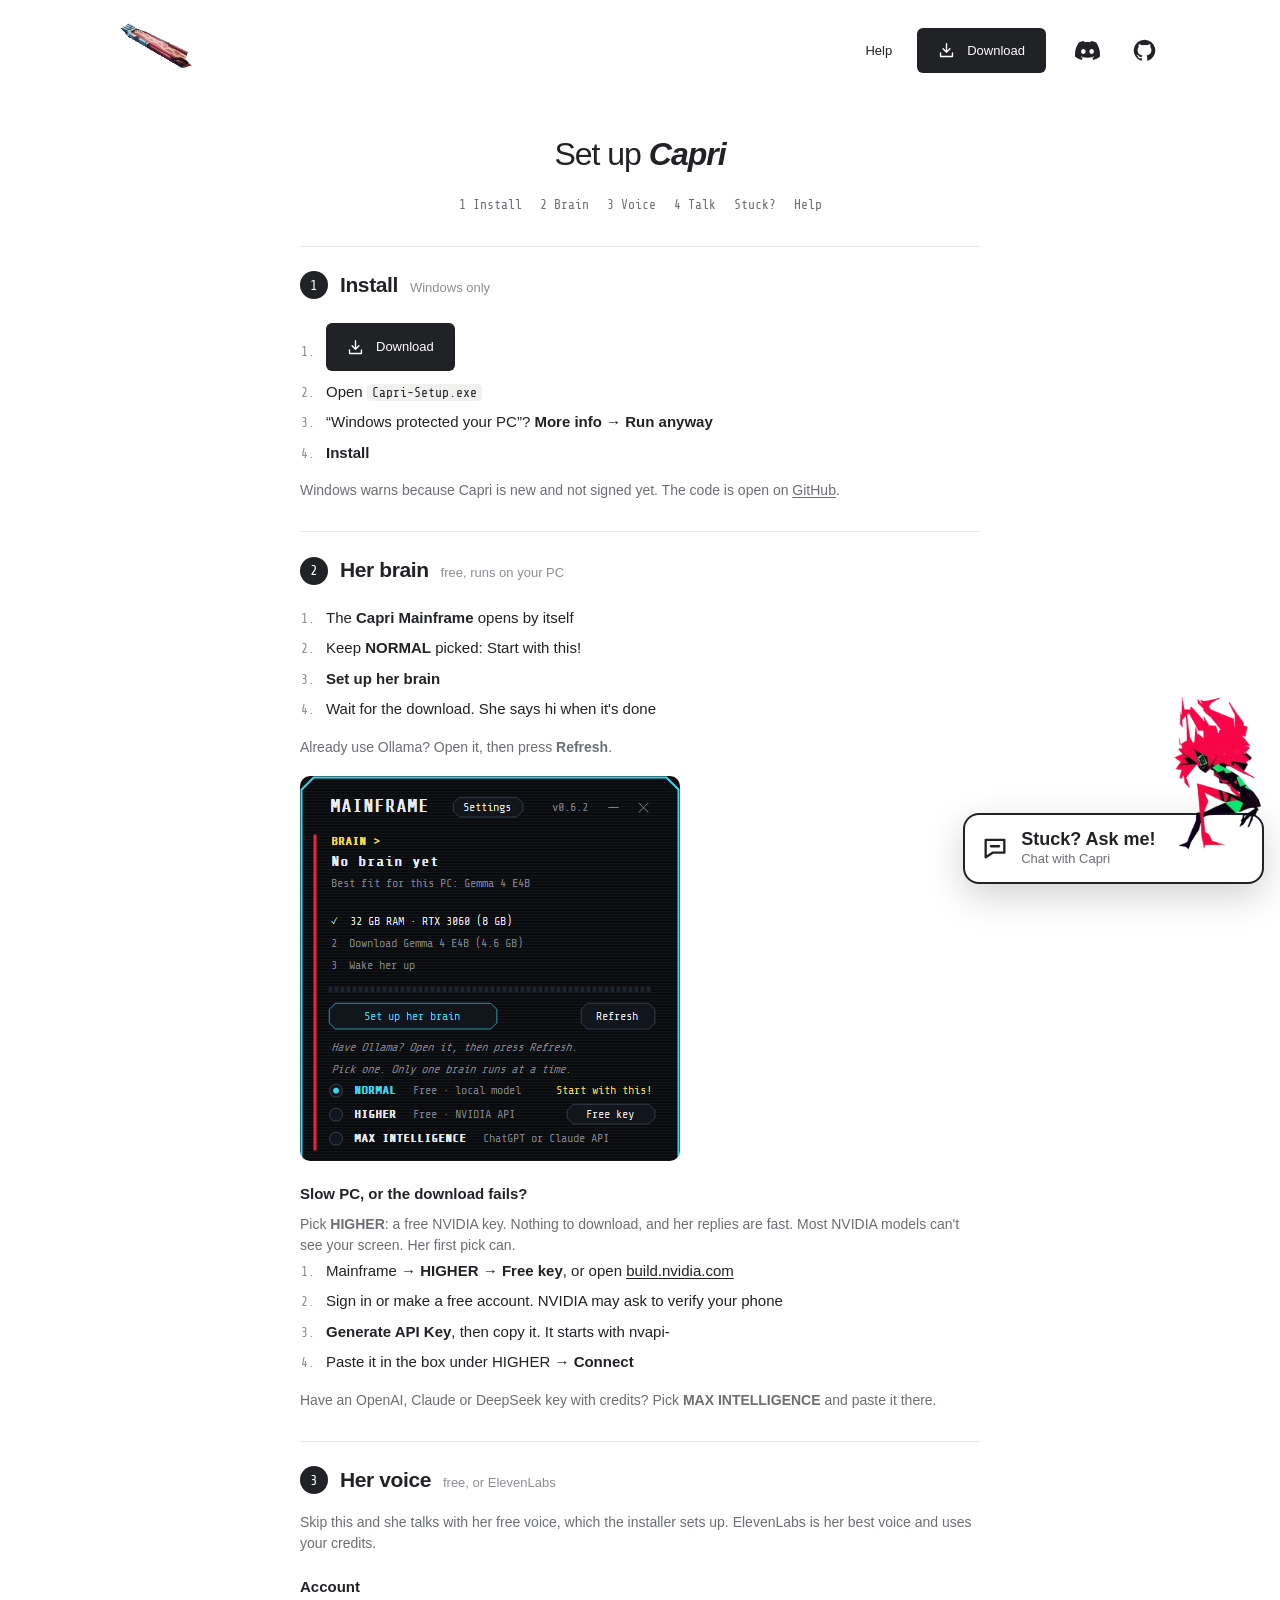
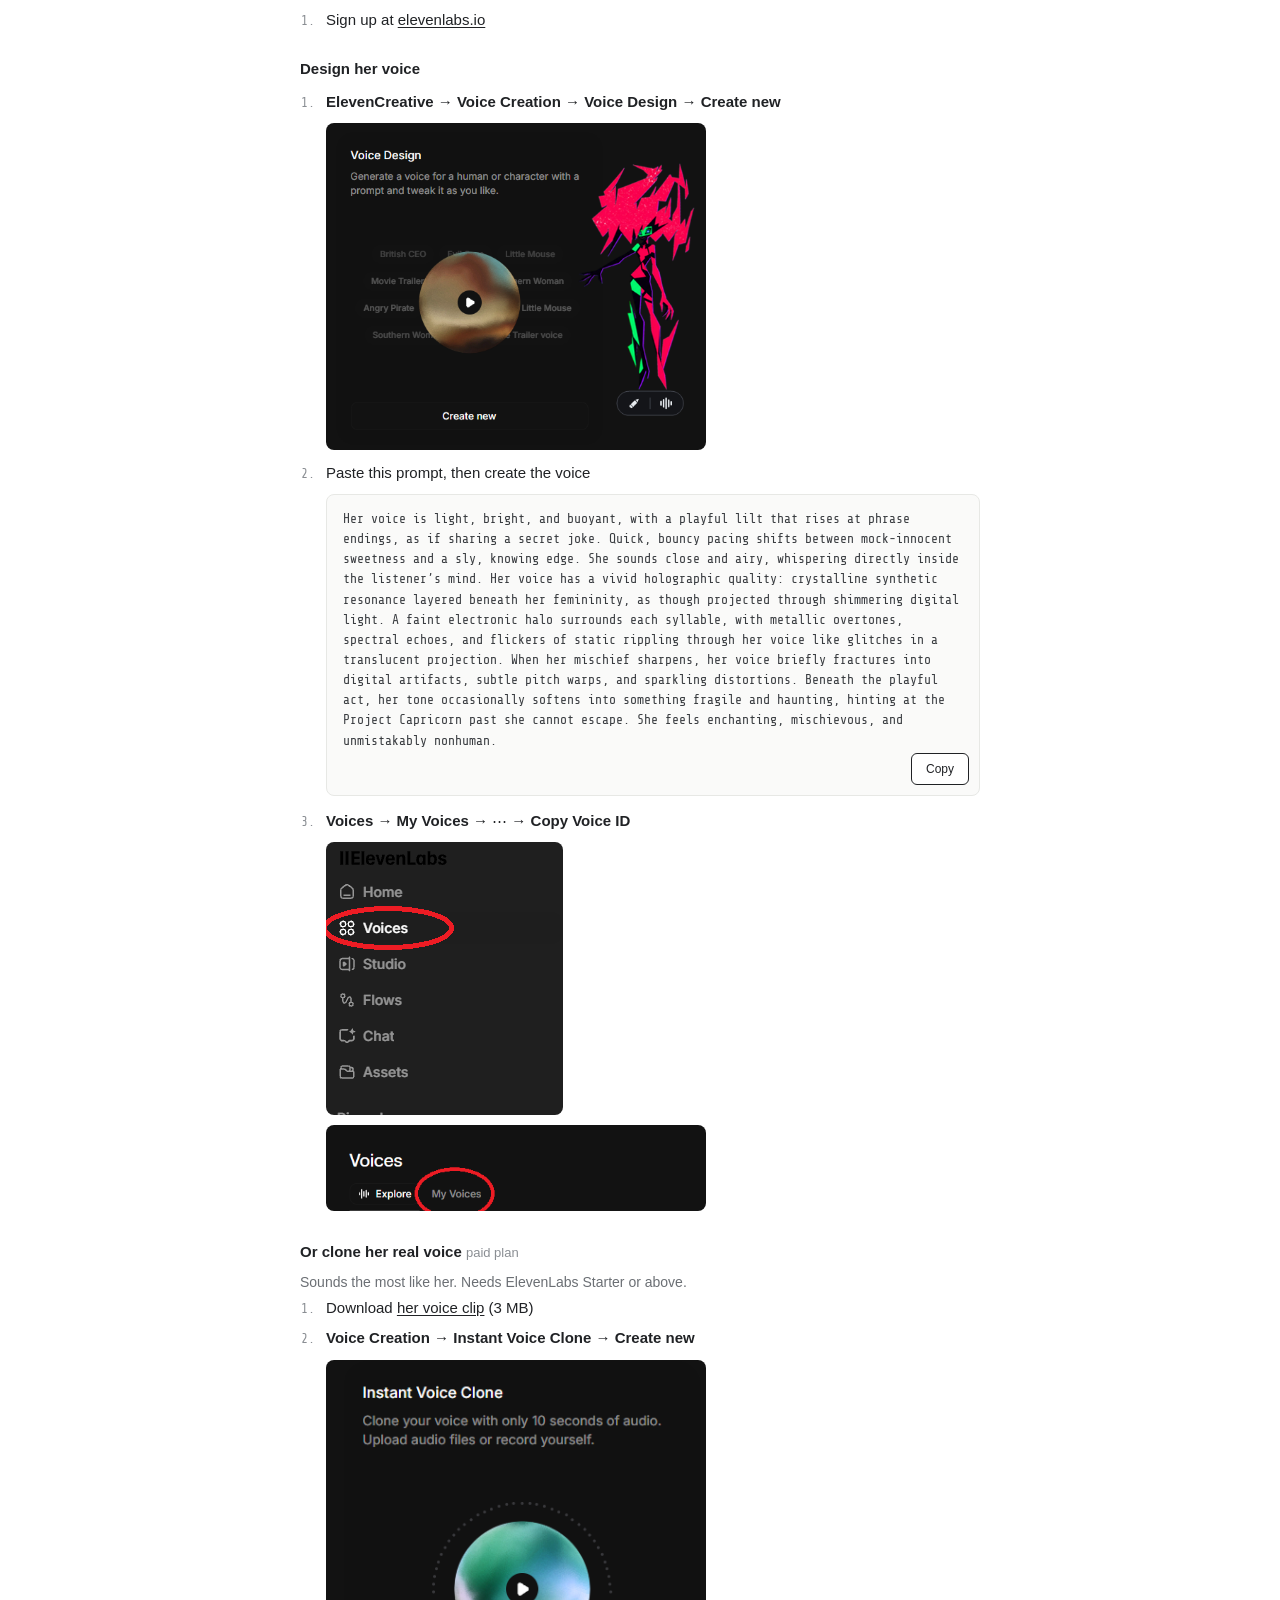
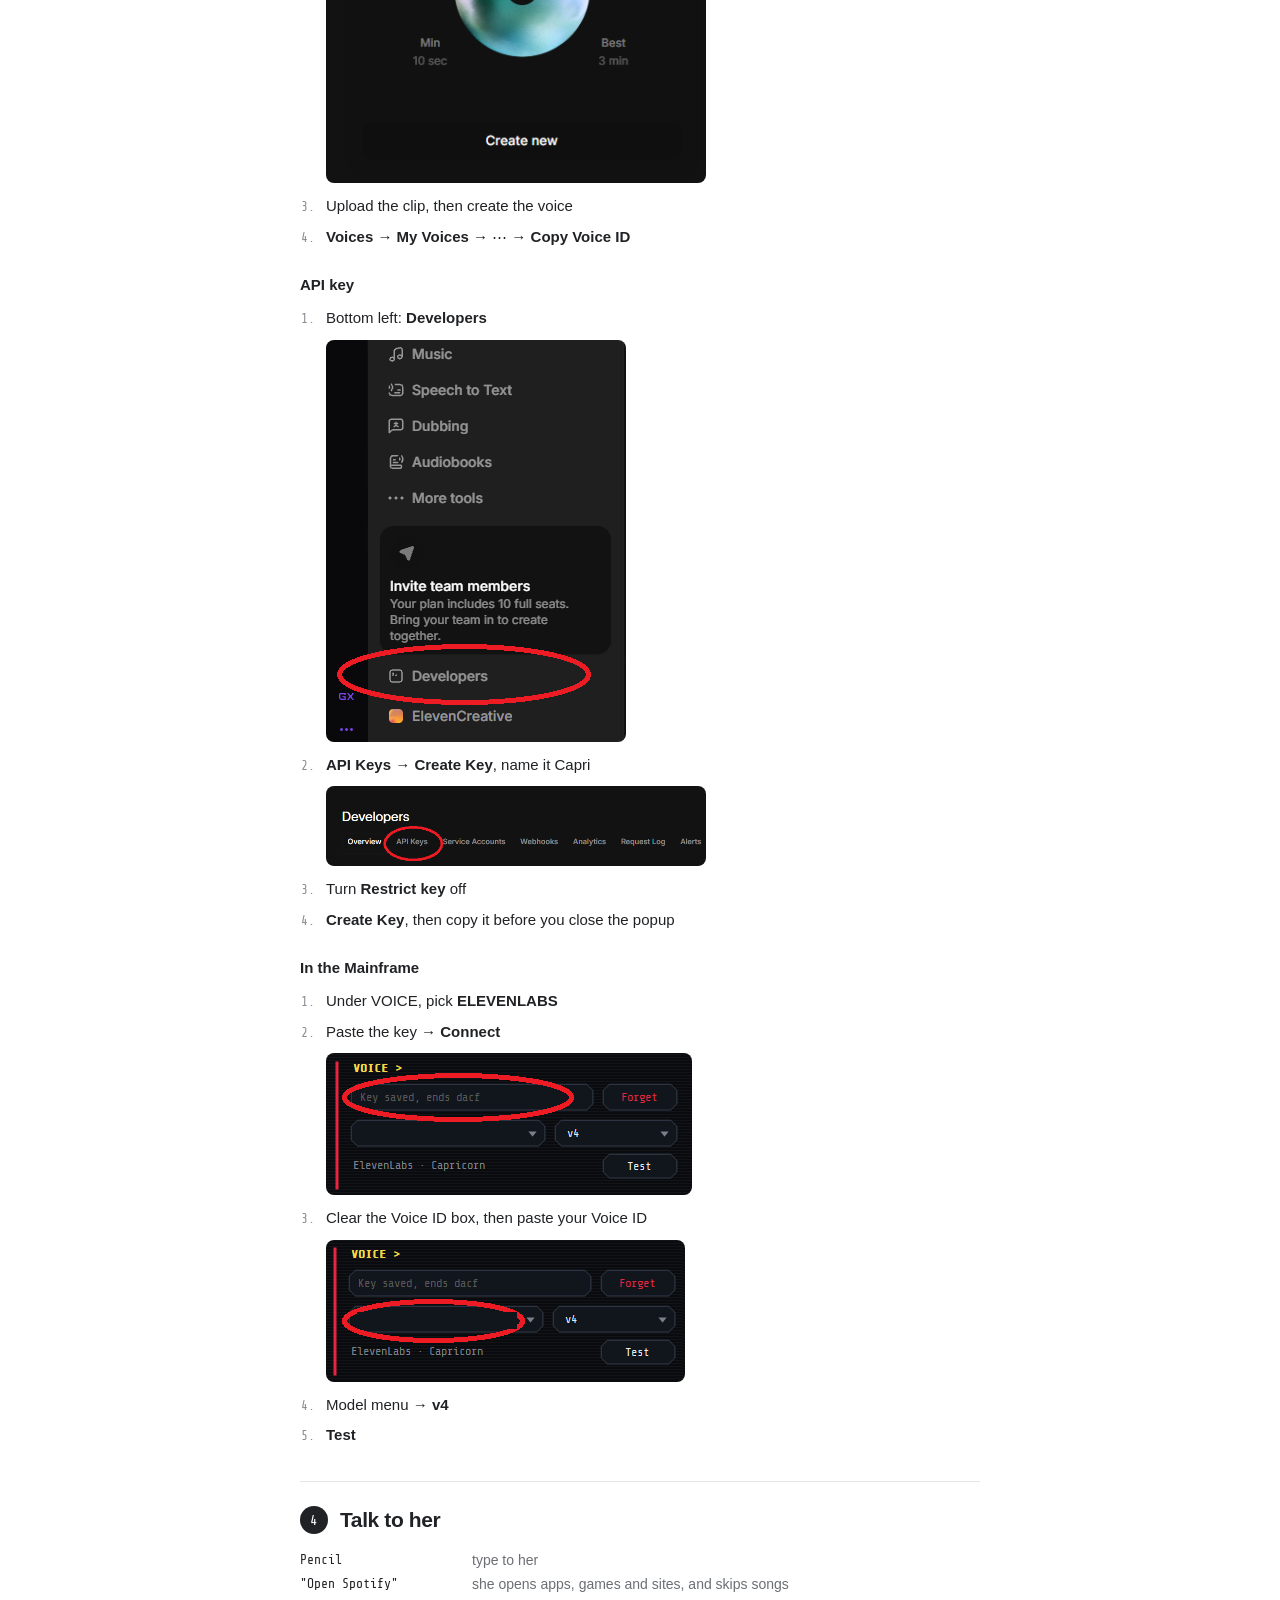
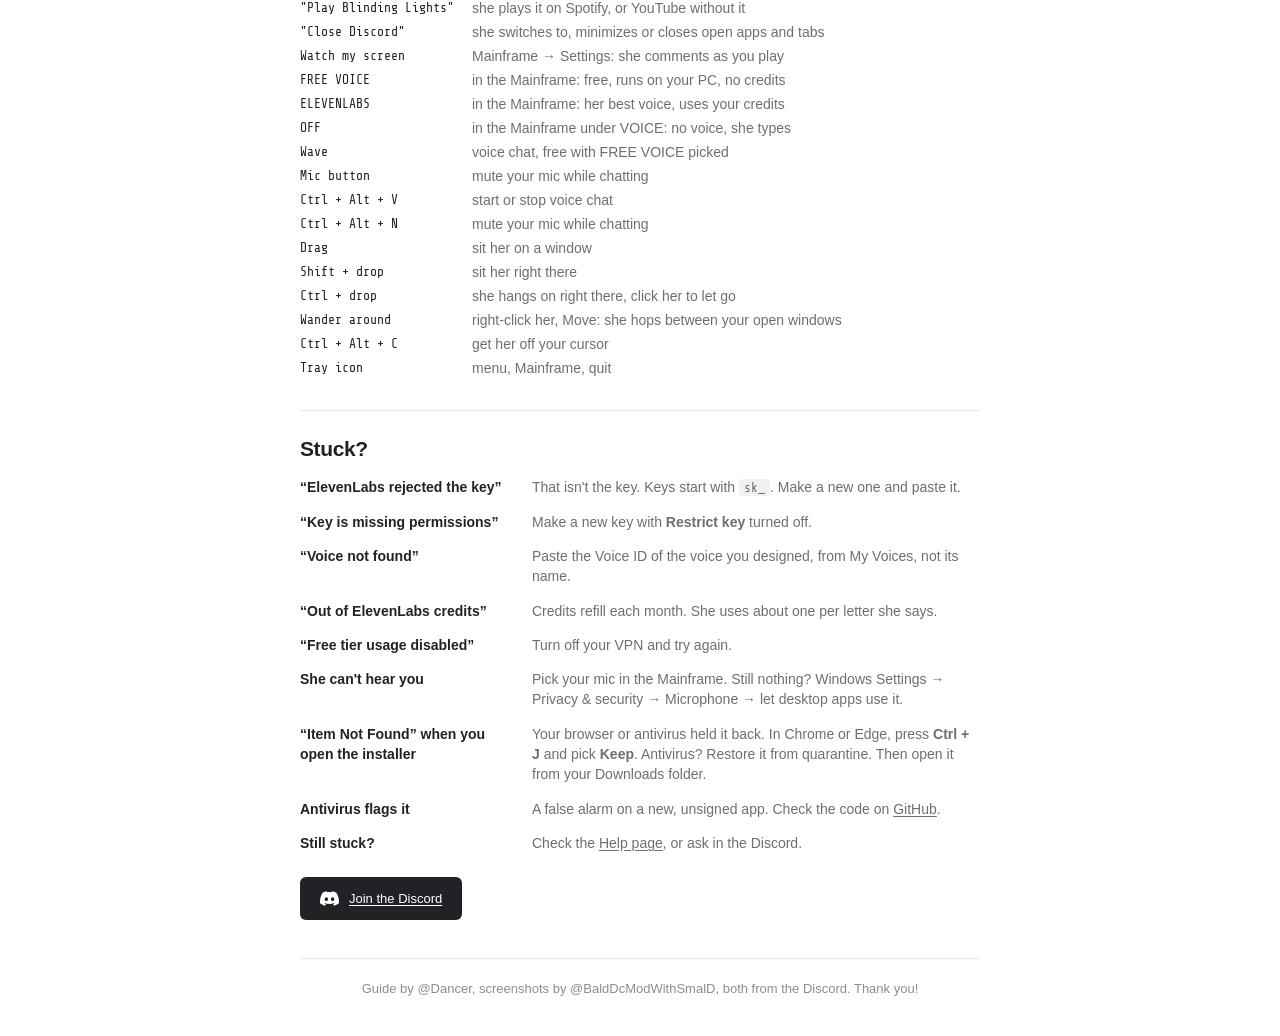
<file: setup/index.html>
<!doctype html>
<html lang="en">
<head>
  <meta charset="UTF-8">
  <meta name="viewport" content="width=device-width, initial-scale=1">
  <meta name="theme-color" content="#ffffff">
  <meta name="description" content="Set up Capri on your desktop: install, her brain, her voice.">
  <title>Set up Capri</title>
  <link rel="icon" type="image/x-icon" href="../assets/chip.ico">
  <link rel="stylesheet" href="../style.css?v=0.7.4">
  <script src="../guide.js" defer></script>
  <script src="../helper.js?v=0.7.4" defer></script>
</head>
<body>
  <div class="page">
    <header class="header">
      <a href="../" aria-label="Capri home"><img class="chip" src="../assets/chip.png" alt="Capri's chip" width="72" height="50"></a>
      <div class="links">
        <a class="guide-link" href="../help/">Help</a>
        <a class="download" href="https://github.com/yerocsin42/capri-desktop/releases/download/v0.7.4/Capri-Setup.exe" data-api="https://capri-reactions.yerocsin42.workers.dev/download"><svg viewBox="0 0 20 20" aria-hidden="true"><path d="M10 2v10m-4-4 4 4 4-4M3 13v4h14v-4"/></svg><span>Download</span></a>
        <a class="discord" href="https://discord.gg/F4fDHfGtFk" target="_blank" rel="noopener noreferrer" aria-label="Discord"><svg viewBox="0 0 24 24" aria-hidden="true"><path id="discord-mark" d="M20.317 4.3698a19.7913 19.7913 0 00-4.8851-1.5152.0741.0741 0 00-.0785.0371c-.211.3753-.4447.8648-.6083 1.2495-1.8447-.2762-3.68-.2762-5.4868 0-.1636-.3933-.4058-.8742-.6177-1.2495a.077.077 0 00-.0785-.037 19.7363 19.7363 0 00-4.8852 1.515.0699.0699 0 00-.0321.0277C.5334 9.0458-.319 13.5799.0992 18.0578a.0824.0824 0 00.0312.0561c2.0528 1.5076 4.0413 2.4228 5.9929 3.0294a.0777.0777 0 00.0842-.0276c.4616-.6304.8731-1.2952 1.226-1.9942a.076.076 0 00-.0416-.1057c-.6528-.2476-1.2743-.5495-1.8722-.8923a.077.077 0 01-.0076-.1277c.1258-.0943.2517-.1923.3718-.2914a.0743.0743 0 01.0776-.0105c3.9278 1.7933 8.18 1.7933 12.0614 0a.0739.0739 0 01.0785.0095c.1202.099.246.1981.3728.2924a.077.077 0 01-.0066.1276 12.2986 12.2986 0 01-1.873.8914.0766.0766 0 00-.0407.1067c.3604.698.7719 1.3628 1.225 1.9932a.076.076 0 00.0842.0286c1.961-.6067 3.9495-1.5219 6.0023-3.0294a.077.077 0 00.0313-.0552c.5004-5.177-.8382-9.6739-3.5485-13.6604a.061.061 0 00-.0312-.0286zM8.02 15.3312c-1.1825 0-2.1569-1.0857-2.1569-2.419 0-1.3332.9555-2.4189 2.157-2.4189 1.2108 0 2.1757 1.0952 2.1568 2.419 0 1.3332-.9555 2.4189-2.1569 2.4189zm7.9748 0c-1.1825 0-2.1569-1.0857-2.1569-2.419 0-1.3332.9554-2.4189 2.1569-2.4189 1.2108 0 2.1757 1.0952 2.1568 2.419 0 1.3332-.946 2.4189-2.1568 2.4189Z"/></svg></a>
        <a class="github" href="https://github.com/yerocsin42/capri-desktop" target="_blank" rel="noopener noreferrer" aria-label="GitHub"><svg viewBox="0 0 24 24" aria-hidden="true"><path d="M12 .75a11.25 11.25 0 0 0-3.56 21.92c.56.1.77-.24.77-.54v-2.1c-3.13.68-3.79-1.33-3.79-1.33-.51-1.3-1.25-1.65-1.25-1.65-1.02-.7.08-.69.08-.69 1.13.08 1.72 1.16 1.72 1.16 1 1.72 2.62 1.22 3.26.93.1-.73.39-1.22.71-1.5-2.5-.29-5.13-1.25-5.13-5.57 0-1.23.44-2.23 1.16-3.02-.12-.28-.5-1.43.11-2.98 0 0 .95-.3 3.1 1.15a10.83 10.83 0 0 1 5.64 0c2.15-1.45 3.1-1.15 3.1-1.15.61 1.55.23 2.7.11 2.98.72.79 1.16 1.79 1.16 3.02 0 4.33-2.64 5.28-5.15 5.56.4.35.76 1.03.76 2.08v3.11c0 .3.2.65.78.54A11.25 11.25 0 0 0 12 .75Z"/></svg></a>
      </div>
    </header>
    <main class="guide">
      <h1>Set up <em>Capri</em></h1>
      <nav class="guide-jump" aria-label="Steps"><a href="#install">1 Install</a><a href="#brain">2 Brain</a><a href="#voice">3 Voice</a><a href="#talk">4 Talk</a><a href="#stuck">Stuck?</a><a href="../help/">Help</a></nav>

      <section id="install" class="step">
        <h2><span class="step-number">1</span>Install <small>Windows only</small></h2>
        <ol class="moves">
          <li><a class="download inline" href="https://github.com/yerocsin42/capri-desktop/releases/download/v0.7.4/Capri-Setup.exe" data-api="https://capri-reactions.yerocsin42.workers.dev/download"><svg viewBox="0 0 20 20" aria-hidden="true"><path d="M10 2v10m-4-4 4 4 4-4M3 13v4h14v-4"/></svg><span>Download</span></a></li>
          <li>Open <code>Capri-Setup.exe</code></li>
          <li>“Windows protected your PC”? <b>More info</b> → <b>Run anyway</b></li>
          <li><b>Install</b></li>
        </ol>
        <p class="note">Windows warns because Capri is new and not signed yet. The code is open on <a href="https://github.com/yerocsin42/capri-desktop" target="_blank" rel="noopener noreferrer">GitHub</a>.</p>
      </section>

      <section id="brain" class="step">
        <h2><span class="step-number">2</span>Her brain <small>free, runs on your PC</small></h2>
        <ol class="moves">
          <li>The <b>Capri Mainframe</b> opens by itself</li>
          <li>Keep <b>NORMAL</b> picked: Start with this!</li>
          <li><b>Set up her brain</b></li>
          <li>Wait for the download. She says hi when it's done</li>
        </ol>
        <p class="note">Already use Ollama? Open it, then press <b>Refresh</b>.</p>
        <img class="shot" src="../assets/guide-brain.png" alt="Capri Mainframe with the Set up her brain button and the three brain rows: NORMAL, HIGHER with the Free key button, and MAX INTELLIGENCE" width="380" height="385" loading="lazy">

        <h3 id="free-key">Slow PC, or the download fails?</h3>
        <p class="note">Pick <b>HIGHER</b>: a free NVIDIA key. Nothing to download, and her replies are fast. Most NVIDIA models can't see your screen. Her first pick can.</p>
        <ol class="moves">
          <li>Mainframe → <b>HIGHER</b> → <b>Free key</b>, or open <a href="https://build.nvidia.com/settings/api-keys" target="_blank" rel="noopener noreferrer">build.nvidia.com</a></li>
          <li>Sign in or make a free account. NVIDIA may ask to verify your phone</li>
          <li><b>Generate API Key</b>, then copy it. It starts with nvapi-</li>
          <li>Paste it in the box under HIGHER → <b>Connect</b></li>
        </ol>
        <p class="note">Have an OpenAI, Claude or DeepSeek key with credits? Pick <b>MAX INTELLIGENCE</b> and paste it there.</p>
      </section>

      <section id="voice" class="step">
        <h2><span class="step-number">3</span>Her voice <small>free, or ElevenLabs</small></h2>
        <p class="note">Skip this and she talks with her free voice, which the installer sets up. ElevenLabs is her best voice and uses your credits.</p>

        <h3>Account</h3>
        <ol class="moves">
          <li>Sign up at <a href="https://elevenlabs.io" target="_blank" rel="noopener noreferrer">elevenlabs.io</a></li>
        </ol>

        <h3>Design her voice</h3>
        <ol class="moves">
          <li><b>ElevenCreative</b> → <b>Voice Creation</b> → <b>Voice Design</b> → <b>Create new</b>
            <img class="fit" src="../assets/guide-el-voice-design.png" alt="The ElevenLabs Voice Design card with its Create new button" width="537" height="461" loading="lazy">
          </li>
          <li>Paste this prompt, then create the voice
            <div class="prompt"><p id="voice-prompt">Her voice is light, bright, and buoyant, with a playful lilt that rises at phrase endings, as if sharing a secret joke. Quick, bouncy pacing shifts between mock-innocent sweetness and a sly, knowing edge. She sounds close and airy, whispering directly inside the listener’s mind. Her voice has a vivid holographic quality: crystalline synthetic resonance layered beneath her femininity, as though projected through shimmering digital light. A faint electronic halo surrounds each syllable, with metallic overtones, spectral echoes, and flickers of static rippling through her voice like glitches in a translucent projection. When her mischief sharpens, her voice briefly fractures into digital artifacts, subtle pitch warps, and sparkling distortions. Beneath the playful act, her tone occasionally softens into something fragile and haunting, hinting at the Project Capricorn past she cannot escape. She feels enchanting, mischievous, and unmistakably nonhuman.</p><button class="copy" type="button" data-copy="voice-prompt">Copy</button></div>
          </li>
          <li><b>Voices</b> → <b>My Voices</b> → <b>⋯</b> → <b>Copy Voice ID</b>
            <img class="fit" src="../assets/guide-el-voices.png" alt="The ElevenLabs sidebar with Voices circled" width="237" height="273" loading="lazy">
            <img class="fit" src="../assets/guide-el-my-voices.png" alt="The Voices page with the My Voices tab circled" width="532" height="120" loading="lazy">
          </li>
        </ol>

        <h3 id="clone">Or clone her real voice <small>paid plan</small></h3>
        <p class="note">Sounds the most like her. Needs ElevenLabs Starter or above.</p>
        <ol class="moves">
          <li>Download <a href="../assets/capri-voice-sample.m4a" download="capri-voice-sample.m4a">her voice clip</a> (3 MB)</li>
          <li><b>Voice Creation</b> → <b>Instant Voice Clone</b> → <b>Create new</b>
            <img class="fit" src="../assets/guide-el-voice-clone.png" alt="The ElevenLabs Instant Voice Clone card with its Create new button" width="401" height="447" loading="lazy">
          </li>
          <li>Upload the clip, then create the voice</li>
          <li><b>Voices</b> → <b>My Voices</b> → <b>⋯</b> → <b>Copy Voice ID</b></li>
        </ol>

        <h3>API key</h3>
        <ol class="moves">
          <li>Bottom left: <b>Developers</b>
            <img class="fit" src="../assets/guide-el-developers.png" alt="The bottom of the ElevenLabs sidebar with Developers circled" width="300" height="402" loading="lazy">
          </li>
          <li><b>API Keys</b> → <b>Create Key</b>, name it Capri
            <img class="fit" src="../assets/guide-el-api-keys.png" alt="The Developers page with the API Keys tab circled" width="714" height="150" loading="lazy">
          </li>
          <li>Turn <b>Restrict key</b> off</li>
          <li><b>Create Key</b>, then copy it before you close the popup</li>
        </ol>

        <h3>In the Mainframe</h3>
        <ol class="moves">
          <li>Under VOICE, pick <b>ELEVENLABS</b></li>
          <li>Paste the key → <b>Connect</b>
            <img class="fit" src="../assets/guide-mainframe-key.png" alt="The Mainframe VOICE section with the key box circled" width="366" height="142" loading="lazy">
          </li>
          <li>Clear the Voice ID box, then paste your Voice ID
            <img class="fit" src="../assets/guide-mainframe-voice-id.png" alt="The Mainframe VOICE section with the Voice ID box circled and the v4 model picked" width="359" height="142" loading="lazy">
          </li>
          <li>Model menu → <b>v4</b></li>
          <li><b>Test</b></li>
        </ol>
      </section>

      <section id="talk" class="step">
        <h2><span class="step-number">4</span>Talk to her</h2>
        <dl class="keys">
          <dt>Pencil</dt><dd>type to her</dd>
          <dt>"Open Spotify"</dt><dd>she opens apps, games and sites, and skips songs</dd>
          <dt>"Play Blinding Lights"</dt><dd>she plays it on Spotify, or YouTube without it</dd>
          <dt>"Close Discord"</dt><dd>she switches to, minimizes or closes open apps and tabs</dd>
          <dt>Watch my screen</dt><dd>Mainframe → Settings: she comments as you play</dd>
          <dt>FREE VOICE</dt><dd>in the Mainframe: free, runs on your PC, no credits</dd>
          <dt>ELEVENLABS</dt><dd>in the Mainframe: her best voice, uses your credits</dd>
          <dt>OFF</dt><dd>in the Mainframe under VOICE: no voice, she types</dd>
          <dt>Wave</dt><dd>voice chat, free with FREE VOICE picked</dd>
          <dt>Mic button</dt><dd>mute your mic while chatting</dd>
          <dt>Ctrl + Alt + V</dt><dd>start or stop voice chat</dd>
          <dt>Ctrl + Alt + N</dt><dd>mute your mic while chatting</dd>
          <dt>Drag</dt><dd>sit her on a window</dd>
          <dt>Shift + drop</dt><dd>sit her right there</dd>
          <dt>Ctrl + drop</dt><dd>she hangs on right there, click her to let go</dd>
          <dt>Wander around</dt><dd>right-click her, Move: she hops between your open windows</dd>
          <dt>Ctrl + Alt + C</dt><dd>get her off your cursor</dd>
          <dt>Tray icon</dt><dd>menu, Mainframe, quit</dd>
        </dl>
      </section>

      <section id="stuck" class="step">
        <h2>Stuck?</h2>
        <dl class="stuck">
          <dt>“ElevenLabs rejected the key”</dt><dd>That isn't the key. Keys start with <code>sk_</code>. Make a new one and paste it.</dd>
          <dt>“Key is missing permissions”</dt><dd>Make a new key with <b>Restrict key</b> turned off.</dd>
          <dt>“Voice not found”</dt><dd>Paste the Voice ID of the voice you designed, from My Voices, not its name.</dd>
          <dt>“Out of ElevenLabs credits”</dt><dd>Credits refill each month. She uses about one per letter she says.</dd>
          <dt>“Free tier usage disabled”</dt><dd>Turn off your VPN and try again.</dd>
          <dt>She can't hear you</dt><dd>Pick your mic in the Mainframe. Still nothing? Windows Settings → Privacy &amp; security → Microphone → let desktop apps use it.</dd>
          <dt>“Item Not Found” when you open the installer</dt><dd>Your browser or antivirus held it back. In Chrome or Edge, press <b>Ctrl + J</b> and pick <b>Keep</b>. Antivirus? Restore it from quarantine. Then open it from your Downloads folder.</dd>
          <dt>Antivirus flags it</dt><dd>A false alarm on a new, unsigned app. Check the code on <a href="https://github.com/yerocsin42/capri-desktop" target="_blank" rel="noopener noreferrer">GitHub</a>.</dd>
          <dt>Still stuck?</dt><dd>Check the <a href="../help/">Help page</a>, or ask in the Discord.</dd>
        </dl>
        <a class="discord-join" href="https://discord.gg/F4fDHfGtFk" target="_blank" rel="noopener noreferrer"><svg viewBox="0 0 24 24" aria-hidden="true"><use href="#discord-mark"/></svg>Join the Discord</a>
      </section>

      <p class="credit">Guide by @Dancer, screenshots by @BaldDcModWithSmalD, both from the Discord. Thank you!</p>
    </main>
  </div>
</body>
</html>
</file>
<file: style.css>
:root { color-scheme: light; font-family: Arial, Helvetica, sans-serif; color: #202225; background: #fff; font-synthesis: none; }
* { box-sizing: border-box; }
body { margin: 0; }
a { color: inherit; text-decoration: none; }
button { font: inherit; }
button, a { -webkit-tap-highlight-color: transparent; }
button:focus-visible, a:focus-visible { outline: 2px solid #8ac74b; outline-offset: 5px; }
.page { width: min(1040px, calc(100% - 80px)); margin: 0 auto; padding-bottom: 40px; }
.header { height: 100px; display: flex; align-items: center; justify-content: space-between; }
.chip { width: 72px; height: 50px; object-fit: contain; }
.links { display: flex; align-items: center; gap: 25px; }
.download { display: inline-flex; align-items: center; gap: 12px; padding: 14px 21px; border-radius: 6px; background: #202225; color: #fff; font-size: 13px; }
.download:hover { background: #393d37; }
.download svg { width: 17px; height: 17px; fill: none; stroke: currentColor; stroke-width: 1.6; stroke-linecap: round; stroke-linejoin: round; }
.download-count { margin-left: -3px; color: #a3a7ab; font-variant-numeric: tabular-nums; }
.download-count:empty { display: none; }
.github, .discord { display: flex; align-items: center; justify-content: center; width: 32px; height: 40px; }
.github svg, .discord svg { width: 23px; height: 23px; fill: currentColor; }
.discord svg { width: 25px; height: 25px; }
.github:hover, .discord:hover { color: #5c6066; }
.heads-up { width: min(380px, calc(100% - 32px)); margin: auto; padding: 0; border: 2px solid #202225; border-radius: 14px; background: #fff; color: #202225; }
.heads-up::backdrop { background: transparent; }
.heads-up > div { padding: 20px 22px 18px; }
.heads-up p { margin: 0 0 16px; font-size: 14px; line-height: 1.55; }
.heads-up a { text-decoration: underline; text-underline-offset: 2px; overflow-wrap: anywhere; }
.heads-up form { display: flex; justify-content: flex-end; margin: 0; }
.heads-up button { padding: 8px 20px; border: 2px solid #202225; border-radius: 6px; background: #fff; color: #202225; font-size: 13px; cursor: pointer; }
.heads-up button:hover { background: #f1f2f0; }
h1 { text-align: center; font-size: clamp(21px, 2.5vw, 32px); font-weight: 400; line-height: 1.4; letter-spacing: -1px; margin: 32px 0 38px; }
h1 em { font-weight: 600; }
.demo { position: relative; width: 100%; aspect-ratio: 614 / 350; min-height: 300px; overflow: hidden; border: 1px solid #e7e8e5; border-radius: 8px; background: url("assets/background.png") center / cover no-repeat; user-select: none; isolation: isolate; }
.demo, .demo * { cursor: none; }
.demo-capri { position: absolute; left: 60%; top: 31%; width: 220px; height: 220px; border: 0; border-radius: 40%; padding: 0; background: none; overflow: visible; touch-action: none; z-index: 2; }
.demo-capri .sprite { position: absolute; left: 15.3%; top: -5.5%; width: 69.4%; height: 111%; background: url("assets/sprites/idle.webp") 0 0 / 1600% 100% no-repeat; pointer-events: none; filter: drop-shadow(0 6px 8px #00000012); animation: idle 4s ease-in-out infinite; }
.demo-capri.dragging .sprite, .demo-capri.no-motion .sprite, .demo-capri.still .sprite { animation: none; }
.demo-capri.riding .sprite { left: 0; top: 0; width: 100%; height: 100%; animation: none; transform: translateY(-3px) rotate(-5deg); }
.demo-capri[hidden] { display: none; }
.taskbar { position: absolute; left: 0; right: 0; bottom: 0; height: 30px; display: flex; align-items: center; gap: 6px; padding-right: 6px; background: linear-gradient(#3f8cf3 0, #2a63d6 12%, #245edb 50%, #1f4fbf 100%); border-top: 1px solid #6aa3ff; z-index: 3; }
.xp-start { width: 105px; height: 30px; border: 0; padding: 0; background: url("assets/xp-start.png") 0 0 / 100% 100% no-repeat; flex: none; }
.xp-app { display: flex; align-items: center; gap: 6px; width: 150px; height: 24px; padding: 0 8px; border: 1px solid #10307a; border-radius: 3px; background: #1e4aa8; box-shadow: inset 1px 1px 2px #0006; color: #fff; font-size: 12px; text-align: left; }
.xp-app:hover { background: #2a5cc4; }
.xp-app img { width: 16px; height: 11px; object-fit: contain; pointer-events: none; }
.demo-capri.riding { pointer-events: none; }
.hint { margin: 12px 0 0; text-align: center; font-size: 13px; color: #6b6f74; }
.systems { display: flex; justify-content: center; flex-wrap: wrap; margin: 6px 0 0; font-size: 12px; color: #6b6f74; }
.systems a { color: inherit; text-decoration: none; }
.systems a:hover { color: #202225; text-decoration: underline; text-underline-offset: 2px; }
.systems a:not([hidden]) ~ a:not([hidden])::before { content: '\00b7'; display: inline-block; margin: 0 7px; color: #a3a7ab; }
.heads-up code { font-size: .92em; }
.star { position: relative; display: flex; align-items: center; gap: 6px; margin: 12px auto 0; padding: 4px 6px; border: 0; background: none; color: #202225; font-size: 16px; line-height: 1; cursor: pointer; }
.star span { font-size: 13px; color: #6b6f74; }
.star span:empty { display: none; }
.star .star-plus { position: absolute; right: 2px; top: 2px; font-weight: 700; pointer-events: none; }
.kyoko { position: relative; display: flex; align-items: flex-start; gap: 10px; margin-top: 24px; }
.kyoko img { width: 120px; height: 120px; object-fit: cover; object-position: 50% 18%; border-radius: 8px; }
.bubble { order: 2; margin: 10px 0 0; padding: 10px 14px; border: 2px solid #202225; border-radius: 14px; background: #fff; font-size: 15px; font-weight: 600; }
.changelog { margin-top: 30px; font: 13px/1.45 "Share Tech Mono", Consolas, monospace; color: #202225; }
.changelog[hidden] { display: none; }
.changelog-head { margin: 0 0 8px; color: #8a8e93; font-size: 12px; letter-spacing: 1.5px; }
.changelog-window { height: 230px; overflow-y: auto; overscroll-behavior: contain; scrollbar-width: thin; scrollbar-color: #d9dbd7 transparent; -webkit-mask-image: linear-gradient(transparent, #000 12%, #000 88%, transparent); mask-image: linear-gradient(transparent, #000 12%, #000 88%, transparent); }
.changelog-track { margin: 0; padding: 0; list-style: none; }
.changelog li { border-bottom: 1px solid #eeefec; }
.changelog a { display: block; padding: 10px 0; }
.changelog a:hover .changelog-text { text-decoration: underline; text-underline-offset: 2px; }
.changelog time { display: block; margin-bottom: 2px; color: #8a8e93; font-size: 11px; letter-spacing: 1px; text-transform: uppercase; }
@media (min-width: 1480px) {
  .changelog { --gutter: calc((100vw - 1040px) / 2); --wide: min(290px, calc(var(--gutter) - 64px)); position: fixed; top: 50%; right: calc((var(--gutter) - var(--wide)) / 2); width: var(--wide); margin: 0; transform: translateY(-50%); }
  .changelog-window { height: min(540px, 66vh); }
}
.player-cursor { position: absolute; left: 0; top: 0; width: 25px; height: 31px; pointer-events: none; z-index: 8; transform: translate(72%, 46%); filter: drop-shadow(0 2px 2px #0004); }
.player-cursor svg { width: 100%; height: 100%; fill: #fff; stroke: #1a1b1d; stroke-width: 1.7; stroke-linejoin: round; transform-origin: 4px 3px; transition: transform .1s; }
.player-cursor.pressed svg { transform: scale(.88); }
@font-face { font-family: "Share Tech Mono"; src: url("assets/fonts/ShareTechMono-Regular.ttf") format("truetype"); font-display: swap; }
.talk-pill { position: absolute; left: 0; top: 0; display: flex; align-items: center; height: 34px; padding: 0 3px; border: 1.2px solid #464952; border-radius: 17px; background: #141519f5; z-index: 4; }
.talk-pill[hidden], .talk-box[hidden], .talk-typer[hidden] { display: none; }
.talk-pill button { display: grid; place-items: center; width: 42px; height: 28px; padding: 0; border: 0; border-radius: 14px; background: none; color: #e8ecf0; }
.talk-pill button:hover { color: #3ad6eb; background: #ffffff1e; }
.talk-pill svg { width: 22px; height: 22px; }
.talk-pill #talk-type svg { fill: currentColor; }
.talk-pill #talk-type .gap { fill: none; stroke: #141519; stroke-width: 1.1; }
.talk-pill #talk-voice svg { fill: none; stroke: currentColor; stroke-width: 2.3; stroke-linecap: round; }
.talk-pill > span { width: 1.2px; height: 16px; background: #464952; }
.talk-box, .talk-typer { position: absolute; left: 0; top: 0; width: calc(34ch + 38px); max-width: calc(100% - 8px);font: 14px/19px "Share Tech Mono", Consolas, monospace; z-index: 5; }
.talk-box { padding: 12px 14px 10px 24px; color: #38b0ff; }
.talk-box p { margin: 0; overflow-wrap: anywhere; }
.talk-frame { position: absolute; left: 0; top: 0; overflow: visible; pointer-events: none; z-index: -1; }
.talk-heard { color: #7a808a; font-style: italic; white-space: nowrap; overflow: hidden; text-overflow: ellipsis; }
.talk-name { color: #e82440; }
.talk-caret { display: inline-block; width: .85ch; height: 14px; margin-left: 1px; vertical-align: -2px; background: currentColor; }
.talk-box.thinking .talk-caret { animation: talk-blink .8s steps(1) infinite; }
.talk-box.online .talk-caret { animation: talk-blink 1s steps(1) infinite; }
.talk-box.glitch { animation: talk-in .2s steps(4) both; }
.talk-box.leaving { animation: talk-out .25s steps(4) both; }
.talk-typer { display: flex; align-items: center; gap: 6px; height: 44px; padding: 0 14px 0 24px; z-index: 6; }
.talk-typer label { flex: none; color: #7a808a; font-style: italic; }
.talk-typer input { flex: 1; min-width: 0; padding: 0; border: 0; outline: none; background: none; color: #e8ecf0; font: inherit; }
@keyframes talk-blink { 50% { opacity: 0; } }
@keyframes talk-in { 0% { opacity: 0; transform: translateX(-8px) skewX(10deg); } 25% { opacity: 1; transform: translateX(6px); clip-path: inset(30% 0 20% 0); } 50% { transform: translateX(-3px); clip-path: inset(0 0 45% 0); } 75% { transform: translateX(2px); } 100% { opacity: 1; transform: none; } }
@keyframes talk-out { 0% { opacity: 1; transform: none; } 40% { transform: translateX(7px); clip-path: inset(20% 0 30% 0); } 70% { opacity: .6; transform: translateX(-5px) skewX(-8deg); } 100% { opacity: 0; transform: translateX(3px); } }
.sr-only { position: absolute; width: 1px; height: 1px; padding: 0; margin: -1px; overflow: hidden; clip: rect(0,0,0,0); white-space: nowrap; border: 0; }
@keyframes idle { 0%,100% { transform: translateY(0) rotate(-.35deg); } 50% { transform: translateY(-4px) rotate(.35deg); } }
@media (max-width: 600px) {
  .page { width: calc(100% - 30px); padding-bottom: 20px; }
  .header { height: 82px; }
  .chip { width: 62px; height: 43px; }
  .links { gap: 17px; }
  .download { padding: 12px 16px; font-size: 12px; gap: 9px; }  h1 { max-width: 325px; margin: 27px auto 30px; font-size: 23px; letter-spacing: -.7px; }
  .demo { min-height: 350px; }
  .demo-capri { width: 160px; height: 160px; }
  .player-cursor { width: 23px; height: 28px; }
  .kyoko img { width: 90px; height: 90px; }
  .bubble { font-size: 13px; }
}
.guide-link { font-size: 13px; color: #202225; }
.guide-link:hover { text-decoration: underline; text-underline-offset: 3px; }
.guide-short { display: none; }
.text-links { display: flex; align-items: center; gap: 25px; }
.discord-join { display: inline-flex; align-items: center; gap: 10px; margin-top: 20px; padding: 12px 20px; border-radius: 6px; background: #202225; color: #fff; font-size: 13px; }
.discord-join:hover { background: #393d37; }
.discord-join svg { width: 19px; height: 19px; fill: currentColor; }
.guide { max-width: 680px; margin: 0 auto; }
.guide h1 { margin-bottom: 20px; }
.guide-jump { display: flex; flex-wrap: wrap; justify-content: center; gap: 8px 18px; margin-bottom: 34px; font: 13px "Share Tech Mono", Consolas, monospace; color: #6b6f74; }
.guide-jump a:hover { color: #202225; }
.step { padding: 26px 0 30px; border-top: 1px solid #e7e8e5; scroll-margin-top: 16px; }
.step h2 { display: flex; align-items: baseline; gap: 12px; margin: 0 0 16px; font-size: 21px; font-weight: 600; letter-spacing: -.4px; }
.step h2 small, .step h3 small { font-size: 13px; font-weight: 400; letter-spacing: 0; color: #8a8e93; }
.step h3 { margin: 24px 0 10px; font-size: 15px; font-weight: 600; }
.step-number { display: inline-grid; place-items: center; width: 28px; height: 28px; flex: none; border-radius: 50%; background: #202225; color: #fff; font: 14px "Share Tech Mono", Consolas, monospace; transform: translateY(-2px); }
.moves { margin: 0; padding: 0 0 0 22px; font-size: 15px; line-height: 1.5; }
.moves li { padding: 4px 0 4px 4px; }
.moves li::marker { color: #8a8e93; font: 13px "Share Tech Mono", Consolas, monospace; }
.moves .download.inline { margin: 2px 0; }
.step b { font-weight: 600; }
.step a:not(.download) { text-decoration: underline; text-underline-offset: 2px; }
.step code { padding: 1px 5px; border-radius: 4px; background: #f1f2f0; font: 13px "Share Tech Mono", Consolas, monospace; }
.note { margin: 12px 0 0; font-size: 14px; line-height: 1.5; color: #6b6f74; }
.shot { display: block; width: min(380px, 100%); height: auto; margin-top: 18px; border-radius: 10px; }
.fit { display: block; max-width: min(380px, 100%); height: auto; margin: 10px 0 4px; border-radius: 8px; }
.prompt { position: relative; margin: 10px 0 6px; padding: 14px 16px 44px; border: 1px solid #e7e8e5; border-radius: 8px; background: #fafaf9; }
.prompt p { margin: 0; font: 13px/1.55 "Share Tech Mono", Consolas, monospace; color: #3a3d41; }
.copy { position: absolute; right: 10px; bottom: 10px; padding: 6px 14px; border: 1.5px solid #202225; border-radius: 6px; background: #fff; color: #202225; font-size: 12px; cursor: pointer; }
.copy:hover { background: #f1f2f0; }
.perms, .keys, .stuck { display: grid; grid-template-columns: max-content 1fr; gap: 8px 18px; margin: 10px 0 4px; font-size: 14px; }
.perms dt, .keys dt { font: 13px "Share Tech Mono", Consolas, monospace; color: #202225; }
.perms dd, .keys dd, .stuck dd { margin: 0; color: #6b6f74; }
.perms dd { color: #202225; font-weight: 600; }
.stuck { grid-template-columns: minmax(0, 15em) 1fr; gap: 14px 22px; line-height: 1.45; }
.stuck dt { font-weight: 600; }
.credit { margin: 8px 0 0; padding-top: 22px; border-top: 1px solid #e7e8e5; font-size: 13px; color: #8a8e93; text-align: center; }
@media (max-width: 600px) {
  .links { gap: 12px; }
  .guide-long { display: none; }
  .guide-short { display: inline; }
  .text-links { flex-direction: column; align-items: flex-end; gap: 7px; }
  .github, .discord { width: 26px; }
  .step h2 { font-size: 19px; flex-wrap: wrap; row-gap: 2px; }
  .stuck { grid-template-columns: 1fr; gap: 2px; }
  .stuck dd { margin-bottom: 12px; }
}
.help .step code { overflow-wrap: anywhere; }
@media (max-width: 600px) {
  .help .keys { grid-template-columns: fit-content(9.5em) 1fr; gap: 8px 14px; }
  .help .keys dt { overflow-wrap: anywhere; }
}
@media (max-width: 360px) {
  .links { gap: 10px; }
  .download { padding: 12px; }
  .download-count { display: none; }
}
.helper { --s: 190px; position: fixed; right: 16px; bottom: 16px; z-index: 40; color: #202225; font: 15px/1.45 Arial, Helvetica, sans-serif; }
.helper-panel, .helper-tab { position: relative; border: 2px solid #202225; border-radius: 16px; background: #fff; box-shadow: 0 12px 36px #0000002e; }
.helper-panel[hidden], .helper-tab[hidden] { display: none; }
.helper-arrive { animation: helper-arrive .25s ease-out both; }
.helper-capri { position: absolute; z-index: 3; bottom: calc(100% + 1px - var(--s) * .21); width: var(--s); height: var(--s); pointer-events: none; }
.helper-sprite { position: absolute; inset: 0; background-repeat: no-repeat; transform: scaleX(-1); }
.helper-hit { position: absolute; left: 32%; top: 4%; width: 47%; height: 75%; pointer-events: auto; cursor: pointer; }
.helper-tab { display: flex; align-items: center; gap: 12px; max-width: calc(100vw - 32px); margin-left: auto; padding: 13px calc(var(--s) * .56) 13px 16px; background: #fff; color: inherit; font: inherit; text-align: left; cursor: pointer; }
.helper-tab:hover { background: #fff; box-shadow: 0 14px 40px #00000040; }
.helper-tab > svg { flex: none; width: 28px; height: 28px; fill: none; stroke: currentColor; stroke-width: 2; stroke-linecap: round; stroke-linejoin: round; }
.helper-tab-words { display: grid; }
.helper-tab-words strong { font-size: 18px; line-height: 1.25; }
.helper-tab-words small { color: #6b6f74; font-size: 13px; }
.helper-tab > .helper-capri { right: calc(var(--s) * -.21); }
.helper-panel > .helper-capri { right: 24px; }
.helper-tab:focus-visible, .helper-panel button:focus-visible, .helper-link:focus-visible { outline: 2px solid #8ac74b; outline-offset: 3px; }
.helper-panel { display: flex; flex-direction: column; width: min(400px, calc(100vw - 32px)); height: min(580px, calc(100vh - 32px - var(--s) * .79)); }
.helper-head { display: flex; align-items: center; justify-content: space-between; min-height: 54px; padding: 0 10px 0 18px; border-bottom: 1px solid #e7e9ed; }
.helper-name { margin: 0; font-size: 17px; font-weight: 700; }
.helper-tuck { display: grid; place-items: center; width: 36px; height: 36px; padding: 0; border: 0; border-radius: 8px; background: none; color: inherit; cursor: pointer; }
.helper-tuck:hover { background: #f3f4f6; }
.helper-panel svg { width: 20px; height: 20px; fill: none; stroke: currentColor; stroke-width: 2; stroke-linecap: round; stroke-linejoin: round; }
.helper-log { display: flex; flex-direction: column; gap: 10px; flex: 1 1 auto; min-height: 0; margin: 0; padding: 16px 16px 12px; overflow-y: auto; overscroll-behavior: contain; list-style: none; }
.helper-msg { max-width: 86%; padding: 9px 13px; border-radius: 16px; overflow-wrap: anywhere; }
.helper-msg.capri { align-self: flex-start; border-bottom-left-radius: 4px; background: #f3f4f6; }
.helper-msg.you { align-self: flex-end; border-bottom-right-radius: 4px; background: #202225; color: #fff; }
.helper-shot { display: block; max-width: 100%; max-height: 180px; border-radius: 10px; }
.helper-shot + .helper-words { display: block; margin-top: 7px; }
.helper-link { display: block; width: fit-content; margin-top: 6px; font-weight: 700; text-decoration: underline; text-underline-offset: 3px; }
.helper-link::before { content: "\2192\00a0"; }
.helper-typing { align-self: flex-start; display: flex; gap: 4px; padding: 13px 15px; border-radius: 16px; border-bottom-left-radius: 4px; background: #f3f4f6; }
.helper-typing span { width: 7px; height: 7px; border-radius: 50%; background: #a3a7ab; animation: helper-dot 1.2s ease-in-out infinite; }
.helper-typing span:nth-child(2) { animation-delay: .2s; }
.helper-typing span:nth-child(3) { animation-delay: .4s; }
.helper-chips { display: flex; flex-wrap: wrap; gap: 7px; padding: 0 16px 14px; }
.helper-chips:empty { display: none; }
.helper-chip { padding: 7px 12px; border: 1px solid #d5d8dd; border-radius: 100px; background: #fff; color: inherit; font: inherit; font-size: 13px; cursor: pointer; }
.helper-chip:hover { border-color: #202225; background: #f3f4f6; }
.helper-pending { position: relative; align-self: flex-start; margin: 2px 16px 12px; }
.helper-pending[hidden] { display: none; }
.helper-pending img { display: block; max-width: 160px; max-height: 96px; border: 1px solid #d5d8dd; border-radius: 10px; }
.helper-unpick { position: absolute; top: -9px; right: -9px; display: grid; place-items: center; width: 26px; height: 26px; padding: 0; border: 2px solid #fff; border-radius: 50%; background: #202225; color: #fff; cursor: pointer; }
.helper-panel .helper-unpick svg { width: 13px; height: 13px; stroke-width: 2.6; }
.helper-form { display: flex; gap: 8px; padding: 12px; border-top: 1px solid #e7e9ed; }
.helper-form input { flex: 1; min-width: 0; padding: 11px 13px; border: 1px solid #d5d8dd; border-radius: 10px; background: #fff; color: inherit; font: 16px Arial, Helvetica, sans-serif; outline: none; }
.helper-form input:focus { border-color: #202225; }
.helper-form input::placeholder { color: #8a8e93; }
.helper-attach, .helper-send { display: grid; place-items: center; flex: none; width: 46px; padding: 0; border-radius: 10px; cursor: pointer; }
.helper-attach { border: 1px solid #d5d8dd; background: #fff; color: #202225; }
.helper-attach:hover { border-color: #202225; background: #f3f4f6; }
.helper-panel .helper-attach svg { width: 24px; height: 24px; }
.helper-send { border: 0; background: #202225; color: #fff; }
.helper-send:hover { background: #3a3d42; }
.helper-attach:disabled, .helper-send:disabled { opacity: .45; cursor: default; }
.helper-drop { position: absolute; inset: 8px; z-index: 2; display: grid; place-items: center; border: 2px dashed #202225; border-radius: 12px; background: #ffffffeb; font-size: 17px; font-weight: 700; pointer-events: none; }
.helper-drop[hidden] { display: none; }
@keyframes helper-arrive { from { opacity: 0; transform: translateY(12px); } }
@keyframes helper-dot { 0%, 60%, 100% { opacity: .35; transform: none; } 30% { opacity: 1; transform: translateY(-4px); } }
@media (max-width: 600px) {
  .helper { --s: 130px; right: 8px; bottom: 8px; }
  .helper-tab { max-width: calc(100vw - 16px); }
  .helper-panel { width: calc(100vw - 16px); height: min(580px, calc(100vh - 24px - var(--s) * .79)); height: min(580px, calc(100dvh - 24px - var(--s) * .79)); }
}
@media print { .helper { display: none; } }
@media (prefers-reduced-motion: reduce) { *, *::before, *::after { animation: none !important; transition: none !important; } }
</file>
